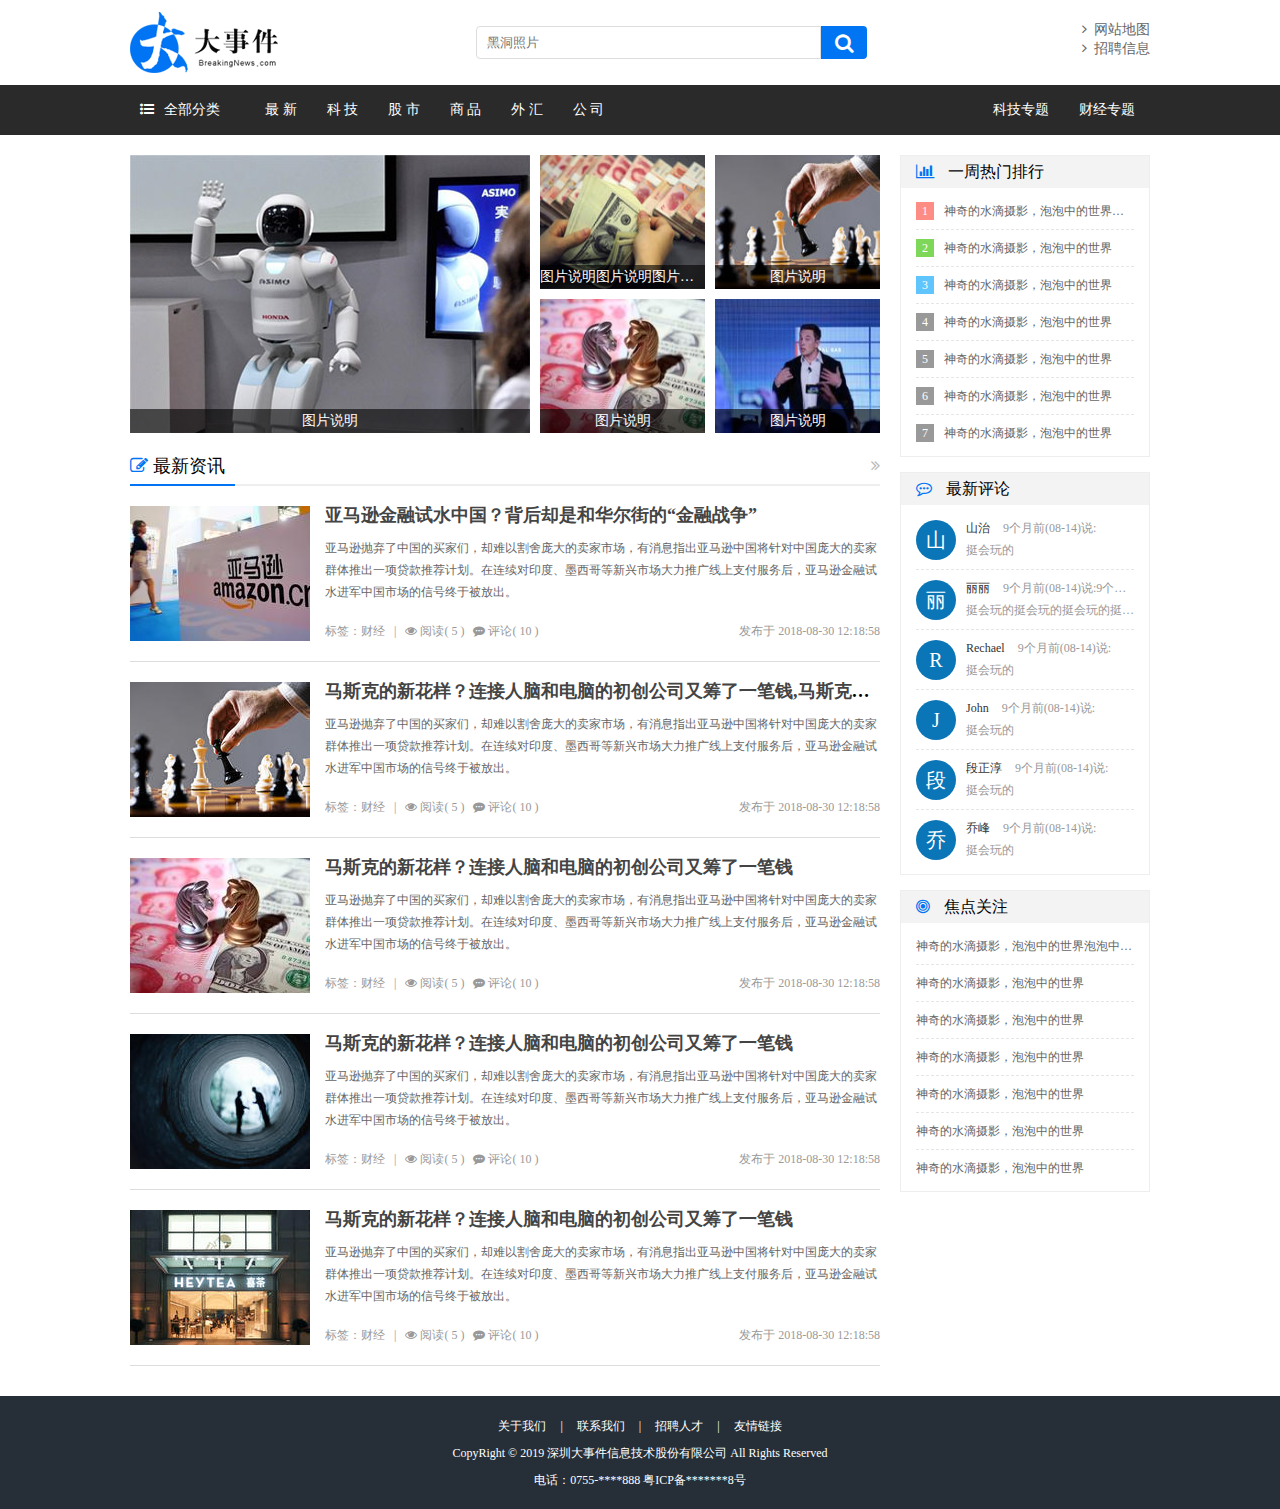
<file: BigNews/index.html>
<!DOCTYPE html>
<html lang="en">

<head>
    <meta charset="UTF-8">
    <meta name="viewport" content="width=device-width, initial-scale=1.0">
    <meta http-equiv="X-UA-Compatible" content="ie=edge">
    <title>大事件-首页</title>
    <link rel="stylesheet" href="css/reset.css">
    <link rel="stylesheet" href="css/font-awesome.min.css">
    <link rel="stylesheet" href="css/main.css">
</head>

<body>
    <div class="header">
        <a href="#" class="logo fl"><img src="images/logo.png" alt="logo"></a>
        <div class="search_form fl">
            <input type="text" class="search_txt" placeholder="黑洞照片">
            <button class="search_btn"><i class="fa fa-search"></i></button>
        </div>
        <div class="link_info fr">
            <a href="#"><i class="fa fa-angle-right"></i>&nbsp;&nbsp;网站地图</a><br>
            <a href="#"><i class="fa fa-angle-right"></i>&nbsp;&nbsp;招聘信息</a>
        </div>
    </div>

    <div class="menu_con">
        <div class="menu">
            <div class="menu_collapse fl">
                <a href="javascript:;" class="level_one"><i class="fa fa-list-ul"></i>全部分类</a>
                <ul class="level_two">
                    <li class="up"></li>
                    <li><a href="./list.html">最 新</a></li>
                    <li><a href="./list.html">科 技</a></li>
                    <li><a href="./list.html">股 市</a></li>
                    <li><a href="./list.html">商 品</a></li>
                    <li><a href="./list.html">外 汇</a></li>
                    <li><a href="./list.html">公 司</a></li>
                </ul>
            </div>
            <ul class="left_menu fl">
                <li><a href="#">最 新</a></li>
                <li><a href="#">科 技</a></li>
                <li><a href="#">股 市</a></li>
                <li><a href="#">商 品</a></li>
                <li><a href="#">外 汇</a></li>
                <li><a href="#">公 司</a></li>
            </ul>
            <ul class="right_menu fr">
                <li><a href="#">科技专题</a></li>
                <li><a href="#">财经专题</a></li>
            </ul>
        </div>
    </div>

    <div class="main_con clearfix">
        <div class="left_con">
            <ul class="focus_list">
                <li class="first">
                    <a href="#"><img src="images/pic01.jpg" alt=""></a>
                    <p>图片说明</p>
                </li>
                <li>
                    <a href="#"><img src="images/pic02.jpg" alt=""></a>
                    <p>图片说明图片说明图片说明图片说明图片说明图片说明图片说明图片说明图片说明</p>
                </li>
                <li>
                    <a href="#"><img src="images/pic03.jpg" alt=""></a>
                    <p>图片说明</p>
                </li>
                <li>
                    <a href="#"><img src="images/pic05.jpg" alt=""></a>
                    <p>图片说明</p>
                </li>
                <li>
                    <a href="#"><img src="images/pic06.jpg" alt=""></a>
                    <p>图片说明</p>
                </li>
            </ul>

            <div class="common_title">
                <h3><i class="fa fa-edit"></i> 最新资讯</h3>
                <a href="#" class="more"><i class="fa fa-angle-double-right"></i></a>
            </div>

            <div class="common_news">
                <div class="common_news_list">
                    <a href="#" class="list_pic"><img src="images/pic09.jpg" alt=""></a>
                    <h4><a href="#">亚马逊金融试水中国？背后却是和华尔街的“金融战争” </a></h4>
                    <p>亚马逊抛弃了中国的买家们，却难以割舍庞大的卖家市场，有消息指出亚马逊中国将针对中国庞大的卖家群体推出一项贷款推荐计划。在连续对印度、墨西哥等新兴市场大力推广线上支付服务后，亚马逊金融试水进军中国市场的信号终于被放出。
                    </p>
                    <div class="new_info">
                        <span>标签：财经&nbsp;&nbsp;&nbsp;|&nbsp;&nbsp;&nbsp;<i class="fa fa-eye"></i>&nbsp;阅读( 5
                            )&nbsp;&nbsp;&nbsp;<i class="fa fa-commenting"></i>&nbsp;评论( 10 )</span>
                        <b>发布于 2018-08-30 12:18:58</b>
                    </div>
                </div>

                <div class="common_news_list">
                    <a href="#" class="list_pic"><img src="images/pic03.jpg" alt=""></a>
                    <h4><a href="#">马斯克的新花样？连接人脑和电脑的初创公司又筹了一笔钱,马斯克的新花样？连接人脑和电脑的初创公司又筹了一笔钱</a></h4>
                    <p>亚马逊抛弃了中国的买家们，却难以割舍庞大的卖家市场，有消息指出亚马逊中国将针对中国庞大的卖家群体推出一项贷款推荐计划。在连续对印度、墨西哥等新兴市场大力推广线上支付服务后，亚马逊金融试水进军中国市场的信号终于被放出。
                    </p>
                    <div class="new_info">
                        <span>标签：财经&nbsp;&nbsp;&nbsp;|&nbsp;&nbsp;&nbsp;<i class="fa fa-eye"></i>&nbsp;阅读( 5
                            )&nbsp;&nbsp;&nbsp;<i class="fa fa-commenting"></i>&nbsp;评论( 10 )</span>
                        <b>发布于 2018-08-30 12:18:58</b>
                    </div>
                </div>

                <div class="common_news_list">
                    <a href="#" class="list_pic"><img src="images/pic05.jpg" alt=""></a>
                    <h4><a href="#">马斯克的新花样？连接人脑和电脑的初创公司又筹了一笔钱</a></h4>
                    <p>亚马逊抛弃了中国的买家们，却难以割舍庞大的卖家市场，有消息指出亚马逊中国将针对中国庞大的卖家群体推出一项贷款推荐计划。在连续对印度、墨西哥等新兴市场大力推广线上支付服务后，亚马逊金融试水进军中国市场的信号终于被放出。
                    </p>
                    <div class="new_info">
                        <span>标签：财经&nbsp;&nbsp;&nbsp;|&nbsp;&nbsp;&nbsp;<i class="fa fa-eye"></i>&nbsp;阅读( 5
                            )&nbsp;&nbsp;&nbsp;<i class="fa fa-commenting"></i>&nbsp;评论( 10 )</span>
                        <b>发布于 2018-08-30 12:18:58</b>
                    </div>
                </div>

                <div class="common_news_list">
                    <a href="#" class="list_pic"><img src="images/pic07.jpg" alt=""></a>
                    <h4><a href="#">马斯克的新花样？连接人脑和电脑的初创公司又筹了一笔钱</a></h4>
                    <p>亚马逊抛弃了中国的买家们，却难以割舍庞大的卖家市场，有消息指出亚马逊中国将针对中国庞大的卖家群体推出一项贷款推荐计划。在连续对印度、墨西哥等新兴市场大力推广线上支付服务后，亚马逊金融试水进军中国市场的信号终于被放出。
                    </p>
                    <div class="new_info">
                        <span>标签：财经&nbsp;&nbsp;&nbsp;|&nbsp;&nbsp;&nbsp;<i class="fa fa-eye"></i>&nbsp;阅读( 5
                            )&nbsp;&nbsp;&nbsp;<i class="fa fa-commenting"></i>&nbsp;评论( 10 )</span>
                        <b>发布于 2018-08-30 12:18:58</b>
                    </div>
                </div>

                <div class="common_news_list">
                    <a href="#" class="list_pic"><img src="images/pic10.jpg" alt=""></a>
                    <h4><a href="#">马斯克的新花样？连接人脑和电脑的初创公司又筹了一笔钱</a></h4>
                    <p>亚马逊抛弃了中国的买家们，却难以割舍庞大的卖家市场，有消息指出亚马逊中国将针对中国庞大的卖家群体推出一项贷款推荐计划。在连续对印度、墨西哥等新兴市场大力推广线上支付服务后，亚马逊金融试水进军中国市场的信号终于被放出。
                    </p>
                    <div class="new_info">
                        <span>标签：财经&nbsp;&nbsp;&nbsp;|&nbsp;&nbsp;&nbsp;<i class="fa fa-eye"></i>&nbsp;阅读( 5
                            )&nbsp;&nbsp;&nbsp;<i class="fa fa-commenting"></i>&nbsp;评论( 10 )</span>
                        <b>发布于 2018-08-30 12:18:58</b>
                    </div>
                </div>
            </div>

        </div>
        <div class="right_con">
            <div class="common_wrap">
                <h3><i class="fa fa-bar-chart"></i> 一周热门排行</h3>
                <ul class="content_list hotrank_list">
                    <li><span class="first">1</span><a href="#">神奇的水滴摄影，泡泡中的世界泡泡中的世界</a></li>
                    <li><span class="second">2</span><a href="#">神奇的水滴摄影，泡泡中的世界</a></li>
                    <li><span class="third">3</span><a href="#">神奇的水滴摄影，泡泡中的世界</a></li>
                    <li><span>4</span><a href="#">神奇的水滴摄影，泡泡中的世界</a></li>
                    <li><span>5</span><a href="#">神奇的水滴摄影，泡泡中的世界</a></li>
                    <li><span>6</span><a href="#">神奇的水滴摄影，泡泡中的世界</a></li>
                    <li><span>7</span><a href="#">神奇的水滴摄影，泡泡中的世界</a></li>
                </ul>
            </div>
            <div class="common_wrap">
                <h3><i class="fa fa-commenting-o"></i> 最新评论</h3>
                <ul class="content_list comment_list">
                    <li>
                        <span>山</span>
                        <b><em>山治</em> 9个月前(08-14)说:</b>
                        <strong>挺会玩的</strong>
                    </li>
                    <li>
                        <span>丽</span>
                        <b><em>丽丽</em> 9个月前(08-14)说:9个月前(08-14)说:9个月前(08-14)说:</b>
                        <strong>挺会玩的挺会玩的挺会玩的挺会玩的</strong>
                    </li>
                    <li>
                        <span>R</span>
                        <b><em>Rechael</em> 9个月前(08-14)说:</b>
                        <strong>挺会玩的</strong>
                    </li>
                    <li>
                        <span>J</span>
                        <b><em>John</em> 9个月前(08-14)说:</b>
                        <strong>挺会玩的</strong>
                    </li>
                    <li>
                        <span>段</span>
                        <b><em>段正淳</em> 9个月前(08-14)说:</b>
                        <strong>挺会玩的</strong>
                    </li>
                    <li>
                        <span>乔</span>
                        <b><em>乔峰</em> 9个月前(08-14)说:</b>
                        <strong>挺会玩的</strong>
                    </li>
                </ul>
            </div>
            <div class="common_wrap">
                <h3><i class="fa fa-bullseye"></i> 焦点关注</h3>
                <ul class="content_list guanzhu_list">
                    <li><a href="#">神奇的水滴摄影，泡泡中的世界泡泡中的世界</a></li>
                    <li><a href="#">神奇的水滴摄影，泡泡中的世界</a></li>
                    <li><a href="#">神奇的水滴摄影，泡泡中的世界</a></li>
                    <li><a href="#">神奇的水滴摄影，泡泡中的世界</a></li>
                    <li><a href="#">神奇的水滴摄影，泡泡中的世界</a></li>
                    <li><a href="#">神奇的水滴摄影，泡泡中的世界</a></li>
                    <li><a href="#">神奇的水滴摄影，泡泡中的世界</a></li>
                </ul>
            </div>
        </div>
    </div>

    <div class="footer clearfix">
        <div class="foot_link">
            <a href="#">关于我们</a>
            <span>|</span>
            <a href="#">联系我们</a>
            <span>|</span>
            <a href="#">招聘人才</a>
            <span>|</span>
            <a href="#">友情链接</a>
        </div>
        <p>CopyRight © 2019 深圳大事件信息技术股份有限公司 All Rights Reserved</p>
        <p>电话：0755-****888 粤ICP备*******8号</p>
    </div>

    <!-- 导入模板引擎js文件 -->
    <script src="./js/template-web.js"></script>
    <!-- 引入jq文件 -->
    <script src="./js/jquery-1.12.4.min.js"></script>
</body>

</html>
</file>
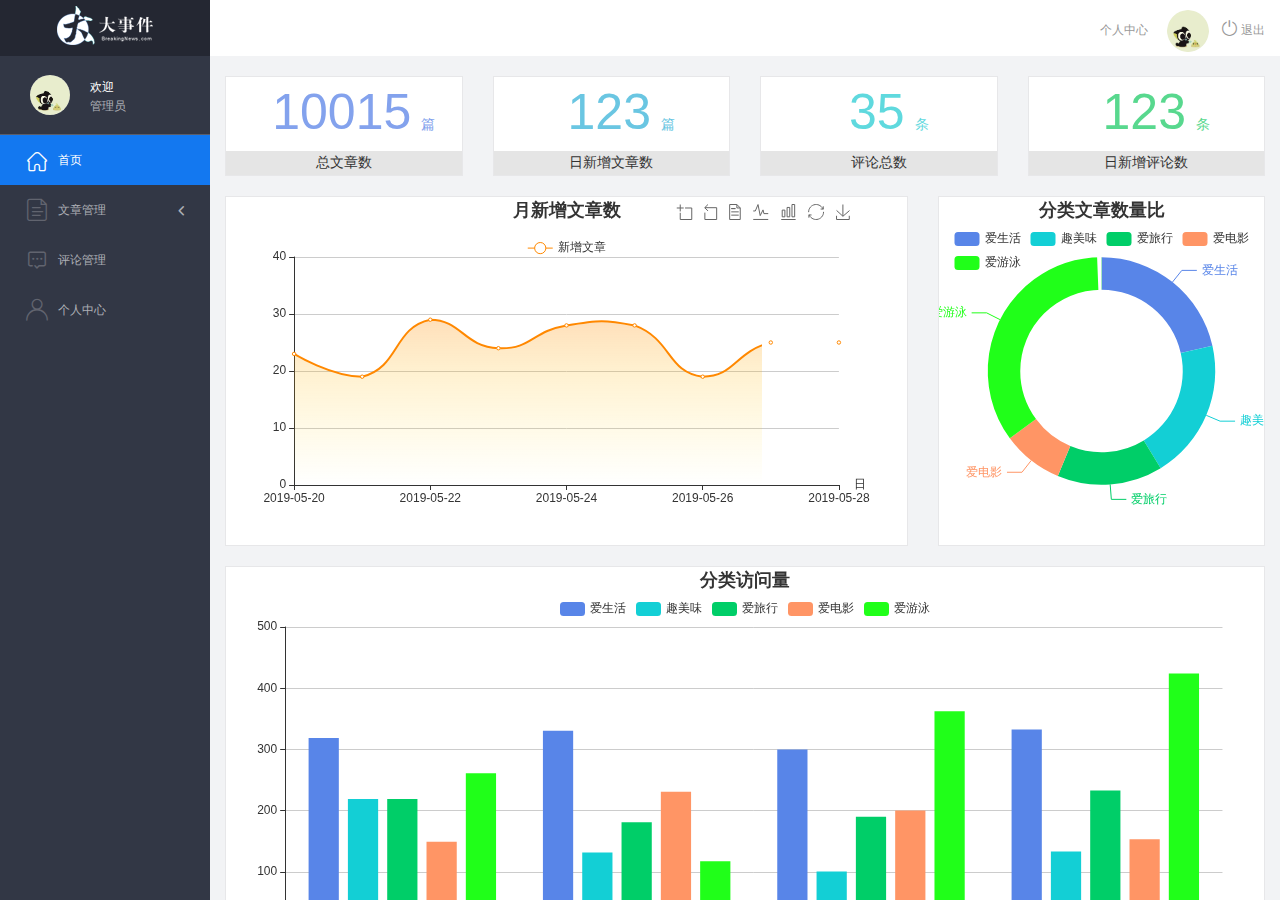
<file: BigNews/admin/index.html>
<!DOCTYPE html>
<html lang="en">

<head>
    <meta charset="UTF-8">
    <meta name="viewport" content="width=device-width, initial-scale=1.0">
    <meta http-equiv="X-UA-Compatible" content="ie=edge">
    <title>大事件-后台首页</title>
    <link rel="stylesheet" href="./libs/bootstrap/css/bootstrap.min.css">
    <link rel="stylesheet" href="css/reset.css">
    <link rel="stylesheet" href="css/iconfont.css">
    <link rel="stylesheet" href="css/main.css">
    <script src="./libs/jquery-1.12.4.min.js"></script>
    <!-- 导入bootstrapjs文件 -->
    <script src="./libs/bootstrap/js/bootstrap.min.js"></script>
    <!-- 引入路径文件 -->
    <script src="./js/http.js"></script>
    <!-- 引入index.js文件 -->
    <script src="./js/index.js"></script>
</head>

<body>
    <div class="sider">
        <a href="#" class="logo"><img src="images/logo02.png" alt="logo"></a>
        <div class="user_info">
            <img src="images/2.jpg" alt="person">
            <span>欢迎 <strong></strong></span>
            <b>管理员</b>
        </div>
        <!-- 左侧导航栏 -->
        <div class="menu">
            <div class="level01 active"><a href="main_count.html" target="main_frame"><i
                        class="iconfont icon-yidiandiantubiao04"></i><span>首页</span></a></div>
            <div class="level01"><a href="#"><i class="iconfont icon-icon-article"></i><span>文章管理</span><b
                        class="iconfont icon-arrowdownl"></b></a></div>
            <ul class="level02">
                <li><a href="article_list.html" target="main_frame"><i
                            class="iconfont icon-previewright"></i><span>文章列表</span></a></li>
                <li><a href="article_release.html" target="main_frame"><i
                            class="iconfont icon-previewright"></i><span>发表文章</span></a></li>
                <li><a href="article_category.html" target="main_frame"><i
                            class="iconfont icon-previewright"></i><span>文章类别管理</span></a>
                </li>
            </ul>

            <div class="level01"><a href="comment_list.html" target="main_frame"><i
                        class="iconfont icon-comment"></i><span>评论管理</span></a></div>
            <div class="level01" id="user"><a href="user.html" target="main_frame"><i
                        class="iconfont icon-user"></i><span>个人中心</span></a></div>
        </div>
        <!-- 顶部栏 -->
        <div class="header_bar">
            <div class="user_center_link">
                <!-- 点击行内式点击事件 -->
                <a href="./user.html" onclick="$('#user').trigger('click')" target="main_frame" >个人中心</a>
                <img src="images/2.jpg" alt="person">
                <a href="javascript:void(0)" class="logout"><i class="iconfont icon-tuichu"></i> 退出</a>
            </div>
        </div>
        <!-- 右侧主体内容 -->
        <div class="main" id="main_body">
            <!-- 右侧添加iframe,默认src指向另一个首页main_count.html,这里是图表页面-->
            <iframe name="main_frame" src="main_count.html" frameborder="0" width="100%" height="100%"></iframe>
        </div>
    </div>


</body>

</html>
</file>
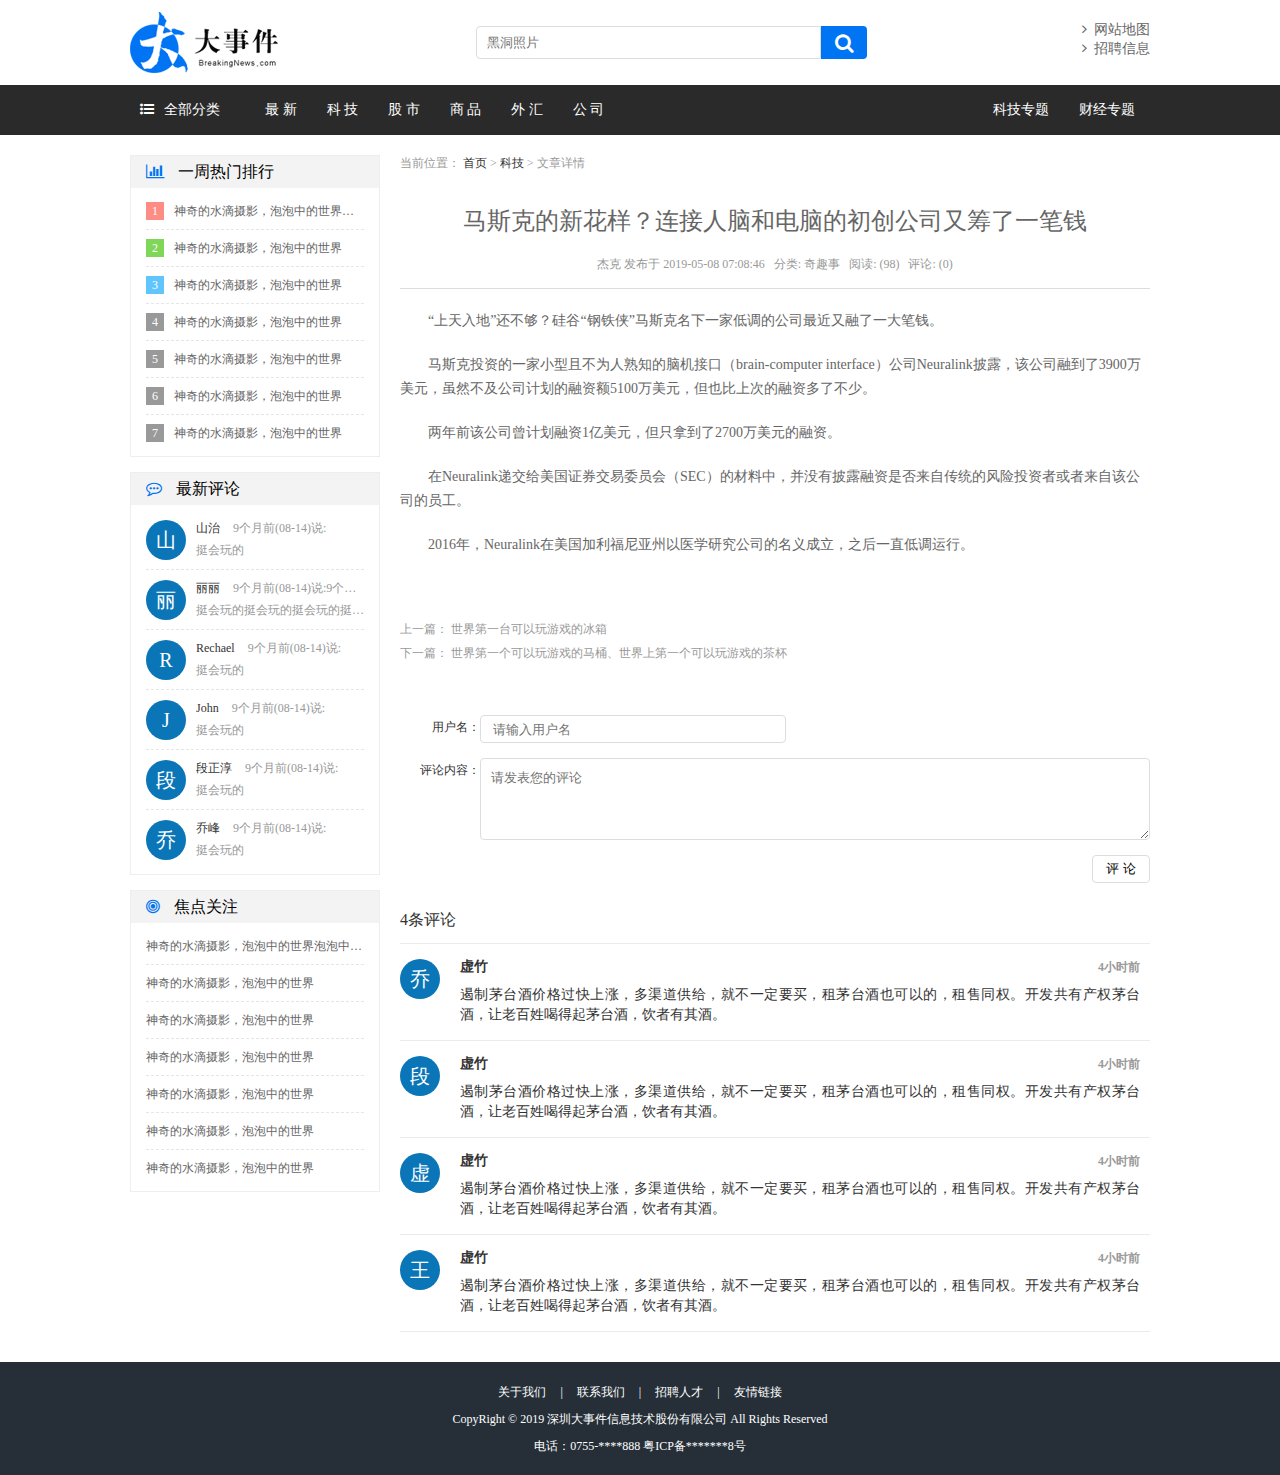
<file: BigNews/article.html>
<!DOCTYPE html>
<html lang="en">

<head>
    <meta charset="UTF-8">
    <meta name="viewport" content="width=device-width, initial-scale=1.0">
    <meta http-equiv="X-UA-Compatible" content="ie=edge">
    <title>大事件-文章</title>
    <link rel="stylesheet" type="text/css" href="css/reset.css">
    <link rel="stylesheet" href="css/font-awesome.min.css">
    <link rel="stylesheet" type="text/css" href="css/main.css">
</head>

<body>
    <div class="header">
        <a href="#" class="logo fl"><img src="images/logo.png" alt="logo"></a>
        <div class="search_form fl">
            <input type="text" class="search_txt" placeholder="黑洞照片">
            <button class="search_btn"><i class="fa fa-search"></i></button>
        </div>
        <div class="link_info fr">
            <a href="#"><i class="fa fa-angle-right"></i>&nbsp;&nbsp;网站地图</a><br>
            <a href="#"><i class="fa fa-angle-right"></i>&nbsp;&nbsp;招聘信息</a>
        </div>
    </div>

    <div class="menu_con">
        <div class="menu">
            <div class="menu_collapse fl">
                <a href="javascript:;" class="level_one"><i class="fa fa-list-ul"></i>全部分类</a>
                <ul class="level_two">
                    <li class="up"></li>
                    <li><a href="#">最 新</a></li>
                    <li><a href="#">科 技</a></li>
                    <li><a href="#">股 市</a></li>
                    <li><a href="#">商 品</a></li>
                    <li><a href="#">外 汇</a></li>
                    <li><a href="#">公 司</a></li>
                </ul>
            </div>
            <ul class="left_menu fl">
                <li><a href="#">最 新</a></li>
                <li><a href="#">科 技</a></li>
                <li><a href="#">股 市</a></li>
                <li><a href="#">商 品</a></li>
                <li><a href="#">外 汇</a></li>
                <li><a href="#">公 司</a></li>
            </ul>
            <ul class="right_menu fr">
                <li><a href="#">科技专题</a></li>
                <li><a href="#">财经专题</a></li>
            </ul>
        </div>
    </div>

    <div class="main_con clearfix">
        <div class="left_con setfr">
            <div class="breadcrumb">
                当前位置： <a href="#">首页</a> &gt; <a href="#">科技</a> &gt; 文章详情
            </div>
            <h3 class="article_title">马斯克的新花样？连接人脑和电脑的初创公司又筹了一笔钱</h3>
            <div class="article_info">杰克 发布于 2019-05-08 07:08:46&nbsp;&nbsp;&nbsp;分类: 奇趣事&nbsp;&nbsp;&nbsp;阅读:
                (98)&nbsp;&nbsp;&nbsp;评论: (0)</div>
            <div class="article_con">

                <p>“上天入地”还不够？硅谷“钢铁侠”马斯克名下一家低调的公司最近又融了一大笔钱。</p>

                <p>马斯克投资的一家小型且不为人熟知的脑机接口（brain-computer
                    interface）公司Neuralink披露，该公司融到了3900万美元，虽然不及公司计划的融资额5100万美元，但也比上次的融资多了不少。</p>

                <p>两年前该公司曾计划融资1亿美元，但只拿到了2700万美元的融资。</p>

                <p>在Neuralink递交给美国证券交易委员会（SEC）的材料中，并没有披露融资是否来自传统的风险投资者或者来自该公司的员工。</p>

                <p>2016年，Neuralink在美国加利福尼亚州以医学研究公司的名义成立，之后一直低调运行。</p>

            </div>
            <div class="article_links">
                上一篇： <a href="#">世界第一台可以玩游戏的冰箱</a><br>
                下一篇： <a href="#">世界第一个可以玩游戏的马桶、世界上第一个可以玩游戏的茶杯</a>
            </div>

            <form action="" class="comment_form">
                <div class="form_group">
                    <label>用户名：</label>
                    <input type="text" placeholder="请输入用户名" class="comment_name">
                </div>
                <div class="form_group">
                    <label>评论内容：</label>
                    <textarea placeholder="请发表您的评论" class="comment_input"></textarea>
                </div>
                <div class="form_group">
                    <input type="submit" name="" value="评 论" class="comment_sub"></div>
            </form>

            <div class="comment_count">
                4条评论
            </div>

            <div class="comment_list_con">
                <div class="comment_detail_list">
                    <div class="person_pic fl">乔</div>
                    <div class="name_time fl"><b>虚竹</b><span>4小时前</span></div>
                    <div class="comment_text fl">
                        遏制茅台酒价格过快上涨，多渠道供给，就不一定要买，租茅台酒也可以的，租售同权。开发共有产权茅台酒，让老百姓喝得起茅台酒，饮者有其酒。
                    </div>
                </div>
                <div class="comment_detail_list">
                    <div class="person_pic fl">段</div>
                    <div class="name_time fl"><b>虚竹</b><span>4小时前</span></div>
                    <div class="comment_text fl">
                        遏制茅台酒价格过快上涨，多渠道供给，就不一定要买，租茅台酒也可以的，租售同权。开发共有产权茅台酒，让老百姓喝得起茅台酒，饮者有其酒。
                    </div>
                </div>
                <div class="comment_detail_list">
                    <div class="person_pic fl">虚</div>
                    <div class="name_time fl"><b>虚竹</b><span>4小时前</span></div>
                    <div class="comment_text fl">
                        遏制茅台酒价格过快上涨，多渠道供给，就不一定要买，租茅台酒也可以的，租售同权。开发共有产权茅台酒，让老百姓喝得起茅台酒，饮者有其酒。
                    </div>
                </div>
                <div class="comment_detail_list">
                    <div class="person_pic fl">王</div>
                    <div class="name_time fl"><b>虚竹</b><span>4小时前</span></div>
                    <div class="comment_text fl">
                        遏制茅台酒价格过快上涨，多渠道供给，就不一定要买，租茅台酒也可以的，租售同权。开发共有产权茅台酒，让老百姓喝得起茅台酒，饮者有其酒。
                    </div>
                </div>
            </div>
        </div>
        <div class="right_con setfl">
            <div class="common_wrap">
                <h3><i class="fa fa-bar-chart"></i> 一周热门排行</h3>
                <ul class="content_list">
                    <li><span class="first">1</span><a href="#">神奇的水滴摄影，泡泡中的世界泡泡中的世界</a></li>
                    <li><span class="second">2</span><a href="#">神奇的水滴摄影，泡泡中的世界</a></li>
                    <li><span class="third">3</span><a href="#">神奇的水滴摄影，泡泡中的世界</a></li>
                    <li><span>4</span><a href="#">神奇的水滴摄影，泡泡中的世界</a></li>
                    <li><span>5</span><a href="#">神奇的水滴摄影，泡泡中的世界</a></li>
                    <li><span>6</span><a href="#">神奇的水滴摄影，泡泡中的世界</a></li>
                    <li><span>7</span><a href="#">神奇的水滴摄影，泡泡中的世界</a></li>
                </ul>
            </div>
            <div class="common_wrap">
                <h3><i class="fa fa-commenting-o"></i> 最新评论</h3>
                <ul class="content_list comment_list">
                    <li>
                        <span>山</span>
                        <b><em>山治</em> 9个月前(08-14)说:</b>
                        <strong>挺会玩的</strong>
                    </li>
                    <li>
                        <span>丽</span>
                        <b><em>丽丽</em> 9个月前(08-14)说:9个月前(08-14)说:9个月前(08-14)说:</b>
                        <strong>挺会玩的挺会玩的挺会玩的挺会玩的</strong>
                    </li>
                    <li>
                        <span>R</span>
                        <b><em>Rechael</em> 9个月前(08-14)说:</b>
                        <strong>挺会玩的</strong>
                    </li>
                    <li>
                        <span>J</span>
                        <b><em>John</em> 9个月前(08-14)说:</b>
                        <strong>挺会玩的</strong>
                    </li>
                    <li>
                        <span>段</span>
                        <b><em>段正淳</em> 9个月前(08-14)说:</b>
                        <strong>挺会玩的</strong>
                    </li>
                    <li>
                        <span>乔</span>
                        <b><em>乔峰</em> 9个月前(08-14)说:</b>
                        <strong>挺会玩的</strong>
                    </li>
                </ul>
            </div>
            <div class="common_wrap">
                <h3><i class="fa fa-bullseye"></i> 焦点关注</h3>
                <ul class="content_list guanzhu_list">
                    <li><a href="#">神奇的水滴摄影，泡泡中的世界泡泡中的世界</a></li>
                    <li><a href="#">神奇的水滴摄影，泡泡中的世界</a></li>
                    <li><a href="#">神奇的水滴摄影，泡泡中的世界</a></li>
                    <li><a href="#">神奇的水滴摄影，泡泡中的世界</a></li>
                    <li><a href="#">神奇的水滴摄影，泡泡中的世界</a></li>
                    <li><a href="#">神奇的水滴摄影，泡泡中的世界</a></li>
                    <li><a href="#">神奇的水滴摄影，泡泡中的世界</a></li>
                </ul>
            </div>
        </div>
    </div>

    <div class="footer clearfix">
        <div class="foot_link">
            <a href="#">关于我们</a>
            <span>|</span>
            <a href="#">联系我们</a>
            <span>|</span>
            <a href="#">招聘人才</a>
            <span>|</span>
            <a href="#">友情链接</a>
        </div>
        <p>CopyRight © 2019 深圳大事件信息技术股份有限公司 All Rights Reserved</p>
        <p>电话：0755-****888 粤ICP备*******8号</p>
    </div>

    <!-- 引入模板引擎js文件 -->
    <script src="./js/template-web.js"></script>
    <script src="./js/jquery-1.12.4.min.js"></script>

</body>

</html>
</file>
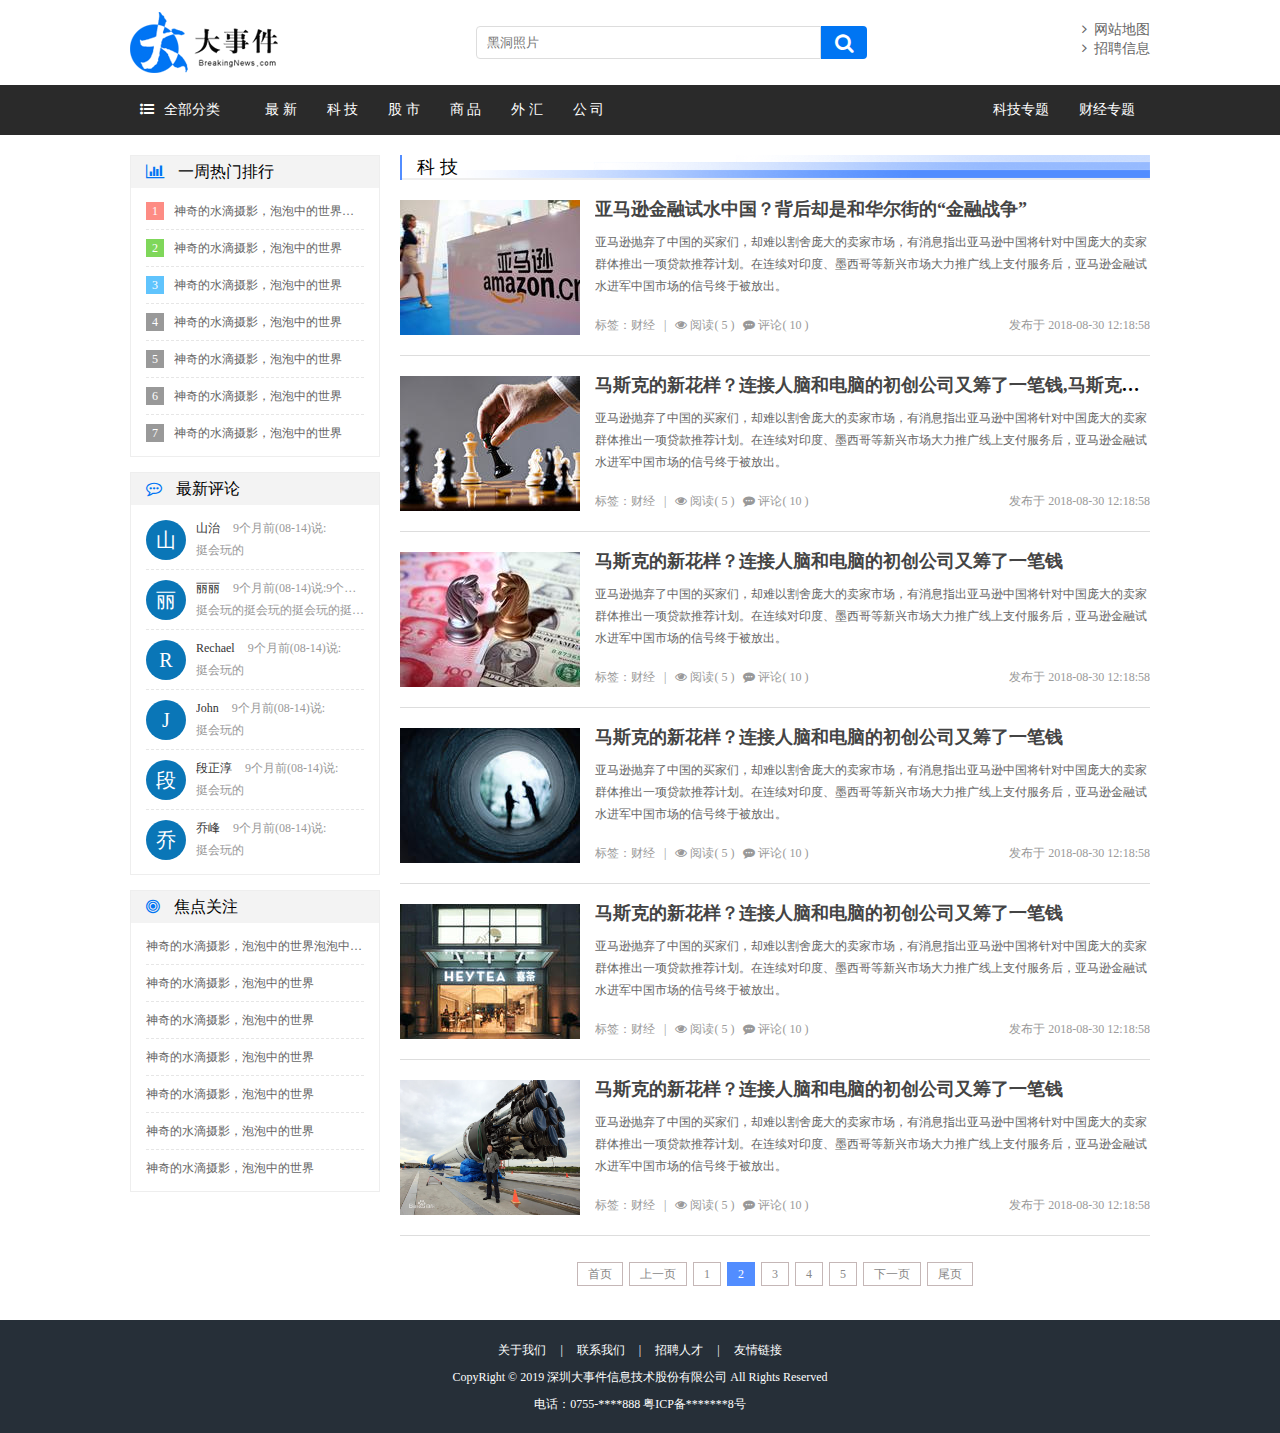
<file: BigNews/list.html>
<!DOCTYPE html>
<html lang="en">

<head>
    <meta charset="UTF-8">
    <meta name="viewport" content="width=device-width, initial-scale=1.0">
    <meta http-equiv="X-UA-Compatible" content="ie=edge">
    <title>大事件-列表页</title>
    <link rel="stylesheet" type="text/css" href="css/reset.css">
    <link rel="stylesheet" href="css/font-awesome.min.css">
    <link rel="stylesheet" type="text/css" href="css/jquery.pagination.css">
    <link rel="stylesheet" type="text/css" href="css/main.css">
    <script type="text/javascript" src="js/jquery-1.12.4.min.js"></script>
    <script type="text/javascript" src="js/jquery.pagination.min.js"></script>
</head>

<body>
    <div class="header">
        <a href="#" class="logo fl"><img src="images/logo.png" alt="logo"></a>
        <div class="search_form fl">
            <input type="text" class="search_txt" placeholder="黑洞照片">
            <button class="search_btn"><i class="fa fa-search"></i></button>
        </div>
        <div class="link_info fr">
            <a href="#"><i class="fa fa-angle-right"></i>&nbsp;&nbsp;网站地图</a><br>
            <a href="#"><i class="fa fa-angle-right"></i>&nbsp;&nbsp;招聘信息</a>
        </div>
    </div>

    <div class="menu_con">
        <div class="menu">
            <div class="menu_collapse fl">
                <a href="javascript:;" class="level_one"><i class="fa fa-list-ul"></i>全部分类</a>
                <ul class="level_two">
                    <li class="up"></li>
                    <li><a href="#">最 新</a></li>
                    <li><a href="#">科 技</a></li>
                    <li><a href="#">股 市</a></li>
                    <li><a href="#">商 品</a></li>
                    <li><a href="#">外 汇</a></li>
                    <li><a href="#">公 司</a></li>
                </ul>
            </div>
            <ul class="left_menu fl">
                <li><a href="#">最 新</a></li>
                <li><a href="#">科 技</a></li>
                <li><a href="#">股 市</a></li>
                <li><a href="#">商 品</a></li>
                <li><a href="#">外 汇</a></li>
                <li><a href="#">公 司</a></li>
            </ul>
            <ul class="right_menu fr">
                <li><a href="#">科技专题</a></li>
                <li><a href="#">财经专题</a></li>
            </ul>
        </div>
    </div>

    <div class="main_con clearfix">
        <div class="left_con setfr">

            <div class="list_title">
                <h3>科 技</h3>
            </div>

            <div class="common_news_list">
                <a href="#" class="list_pic"><img src="images/pic09.jpg" alt=""></a>
                <h4><a href="#">亚马逊金融试水中国？背后却是和华尔街的“金融战争” </a></h4>
                <p>亚马逊抛弃了中国的买家们，却难以割舍庞大的卖家市场，有消息指出亚马逊中国将针对中国庞大的卖家群体推出一项贷款推荐计划。在连续对印度、墨西哥等新兴市场大力推广线上支付服务后，亚马逊金融试水进军中国市场的信号终于被放出。
                </p>
                <div class="new_info">
                    <span>标签：财经&nbsp;&nbsp;&nbsp;|&nbsp;&nbsp;&nbsp;<i class="fa fa-eye"></i>&nbsp;阅读( 5
                        )&nbsp;&nbsp;&nbsp;<i class="fa fa-commenting"></i>&nbsp;评论( 10 )</span>
                    <b>发布于 2018-08-30 12:18:58</b>
                </div>
            </div>

            <div class="common_news_list">
                <a href="#" class="list_pic"><img src="images/pic03.jpg" alt=""></a>
                <h4><a href="#">马斯克的新花样？连接人脑和电脑的初创公司又筹了一笔钱,马斯克的新花样？连接人脑和电脑的初创公司又筹了一笔钱</a></h4>
                <p>亚马逊抛弃了中国的买家们，却难以割舍庞大的卖家市场，有消息指出亚马逊中国将针对中国庞大的卖家群体推出一项贷款推荐计划。在连续对印度、墨西哥等新兴市场大力推广线上支付服务后，亚马逊金融试水进军中国市场的信号终于被放出。
                </p>
                <div class="new_info">
                    <span>标签：财经&nbsp;&nbsp;&nbsp;|&nbsp;&nbsp;&nbsp;<i class="fa fa-eye"></i>&nbsp;阅读( 5
                        )&nbsp;&nbsp;&nbsp;<i class="fa fa-commenting"></i>&nbsp;评论( 10 )</span>
                    <b>发布于 2018-08-30 12:18:58</b>
                </div>
            </div>

            <div class="common_news_list">
                <a href="#" class="list_pic"><img src="images/pic05.jpg" alt=""></a>
                <h4><a href="#">马斯克的新花样？连接人脑和电脑的初创公司又筹了一笔钱</a></h4>
                <p>亚马逊抛弃了中国的买家们，却难以割舍庞大的卖家市场，有消息指出亚马逊中国将针对中国庞大的卖家群体推出一项贷款推荐计划。在连续对印度、墨西哥等新兴市场大力推广线上支付服务后，亚马逊金融试水进军中国市场的信号终于被放出。
                </p>
                <div class="new_info">
                    <span>标签：财经&nbsp;&nbsp;&nbsp;|&nbsp;&nbsp;&nbsp;<i class="fa fa-eye"></i>&nbsp;阅读( 5
                        )&nbsp;&nbsp;&nbsp;<i class="fa fa-commenting"></i>&nbsp;评论( 10 )</span>
                    <b>发布于 2018-08-30 12:18:58</b>
                </div>
            </div>

            <div class="common_news_list">
                <a href="#" class="list_pic"><img src="images/pic07.jpg" alt=""></a>
                <h4><a href="#">马斯克的新花样？连接人脑和电脑的初创公司又筹了一笔钱</a></h4>
                <p>亚马逊抛弃了中国的买家们，却难以割舍庞大的卖家市场，有消息指出亚马逊中国将针对中国庞大的卖家群体推出一项贷款推荐计划。在连续对印度、墨西哥等新兴市场大力推广线上支付服务后，亚马逊金融试水进军中国市场的信号终于被放出。
                </p>
                <div class="new_info">
                    <span>标签：财经&nbsp;&nbsp;&nbsp;|&nbsp;&nbsp;&nbsp;<i class="fa fa-eye"></i>&nbsp;阅读( 5
                        )&nbsp;&nbsp;&nbsp;<i class="fa fa-commenting"></i>&nbsp;评论( 10 )</span>
                    <b>发布于 2018-08-30 12:18:58</b>
                </div>
            </div>

            <div class="common_news_list">
                <a href="#" class="list_pic"><img src="images/pic10.jpg" alt=""></a>
                <h4><a href="#">马斯克的新花样？连接人脑和电脑的初创公司又筹了一笔钱</a></h4>
                <p>亚马逊抛弃了中国的买家们，却难以割舍庞大的卖家市场，有消息指出亚马逊中国将针对中国庞大的卖家群体推出一项贷款推荐计划。在连续对印度、墨西哥等新兴市场大力推广线上支付服务后，亚马逊金融试水进军中国市场的信号终于被放出。
                </p>
                <div class="new_info">
                    <span>标签：财经&nbsp;&nbsp;&nbsp;|&nbsp;&nbsp;&nbsp;<i class="fa fa-eye"></i>&nbsp;阅读( 5
                        )&nbsp;&nbsp;&nbsp;<i class="fa fa-commenting"></i>&nbsp;评论( 10 )</span>
                    <b>发布于 2018-08-30 12:18:58</b>
                </div>
            </div>

            <div class="common_news_list">
                <a href="#" class="list_pic"><img src="images/pic04.jpg" alt=""></a>
                <h4><a href="#">马斯克的新花样？连接人脑和电脑的初创公司又筹了一笔钱</a></h4>
                <p>亚马逊抛弃了中国的买家们，却难以割舍庞大的卖家市场，有消息指出亚马逊中国将针对中国庞大的卖家群体推出一项贷款推荐计划。在连续对印度、墨西哥等新兴市场大力推广线上支付服务后，亚马逊金融试水进军中国市场的信号终于被放出。
                </p>
                <div class="new_info">
                    <span>标签：财经&nbsp;&nbsp;&nbsp;|&nbsp;&nbsp;&nbsp;<i class="fa fa-eye"></i>&nbsp;阅读( 5
                        )&nbsp;&nbsp;&nbsp;<i class="fa fa-commenting"></i>&nbsp;评论( 10 )</span>
                    <b>发布于 2018-08-30 12:18:58</b>
                </div>
            </div>

            <div id="pagination" class="page"></div>
            <script>
                $(function () {
                    $("#pagination").pagination({
                        currentPage: 2,
                        totalPage: 8,
                        callback: function (current) {
                            alert('ok!');
                        }
                    });
                });
            </script>

        </div>
        <div class="right_con setfl">
            <div class="common_wrap">
                <h3><i class="fa fa-bar-chart"></i> 一周热门排行</h3>
                <ul class="content_list">
                    <li><span class="first">1</span><a href="#">神奇的水滴摄影，泡泡中的世界泡泡中的世界</a></li>
                    <li><span class="second">2</span><a href="#">神奇的水滴摄影，泡泡中的世界</a></li>
                    <li><span class="third">3</span><a href="#">神奇的水滴摄影，泡泡中的世界</a></li>
                    <li><span>4</span><a href="#">神奇的水滴摄影，泡泡中的世界</a></li>
                    <li><span>5</span><a href="#">神奇的水滴摄影，泡泡中的世界</a></li>
                    <li><span>6</span><a href="#">神奇的水滴摄影，泡泡中的世界</a></li>
                    <li><span>7</span><a href="#">神奇的水滴摄影，泡泡中的世界</a></li>
                </ul>
            </div>
            <div class="common_wrap">
                <h3><i class="fa fa-commenting-o"></i> 最新评论</h3>
                <ul class="content_list comment_list">
                    <li>
                        <span>山</span>
                        <b><em>山治</em> 9个月前(08-14)说:</b>
                        <strong>挺会玩的</strong>
                    </li>
                    <li>
                        <span>丽</span>
                        <b><em>丽丽</em> 9个月前(08-14)说:9个月前(08-14)说:9个月前(08-14)说:</b>
                        <strong>挺会玩的挺会玩的挺会玩的挺会玩的</strong>
                    </li>
                    <li>
                        <span>R</span>
                        <b><em>Rechael</em> 9个月前(08-14)说:</b>
                        <strong>挺会玩的</strong>
                    </li>
                    <li>
                        <span>J</span>
                        <b><em>John</em> 9个月前(08-14)说:</b>
                        <strong>挺会玩的</strong>
                    </li>
                    <li>
                        <span>段</span>
                        <b><em>段正淳</em> 9个月前(08-14)说:</b>
                        <strong>挺会玩的</strong>
                    </li>
                    <li>
                        <span>乔</span>
                        <b><em>乔峰</em> 9个月前(08-14)说:</b>
                        <strong>挺会玩的</strong>
                    </li>
                </ul>
            </div>
            <div class="common_wrap">
                <h3><i class="fa fa-bullseye"></i> 焦点关注</h3>
                <ul class="content_list guanzhu_list">
                    <li><a href="#">神奇的水滴摄影，泡泡中的世界泡泡中的世界</a></li>
                    <li><a href="#">神奇的水滴摄影，泡泡中的世界</a></li>
                    <li><a href="#">神奇的水滴摄影，泡泡中的世界</a></li>
                    <li><a href="#">神奇的水滴摄影，泡泡中的世界</a></li>
                    <li><a href="#">神奇的水滴摄影，泡泡中的世界</a></li>
                    <li><a href="#">神奇的水滴摄影，泡泡中的世界</a></li>
                    <li><a href="#">神奇的水滴摄影，泡泡中的世界</a></li>
                </ul>
            </div>
        </div>
    </div>

    <div class="footer clearfix">
        <div class="foot_link">
            <a href="#">关于我们</a>
            <span>|</span>
            <a href="#">联系我们</a>
            <span>|</span>
            <a href="#">招聘人才</a>
            <span>|</span>
            <a href="#">友情链接</a>
        </div>
        <p>CopyRight © 2019 深圳大事件信息技术股份有限公司 All Rights Reserved</p>
        <p>电话：0755-****888 粤ICP备*******8号</p>
    </div>
    <!-- 导包template -->
    <script src="./js/template-web.js"></script>
</body>

</html>
</file>
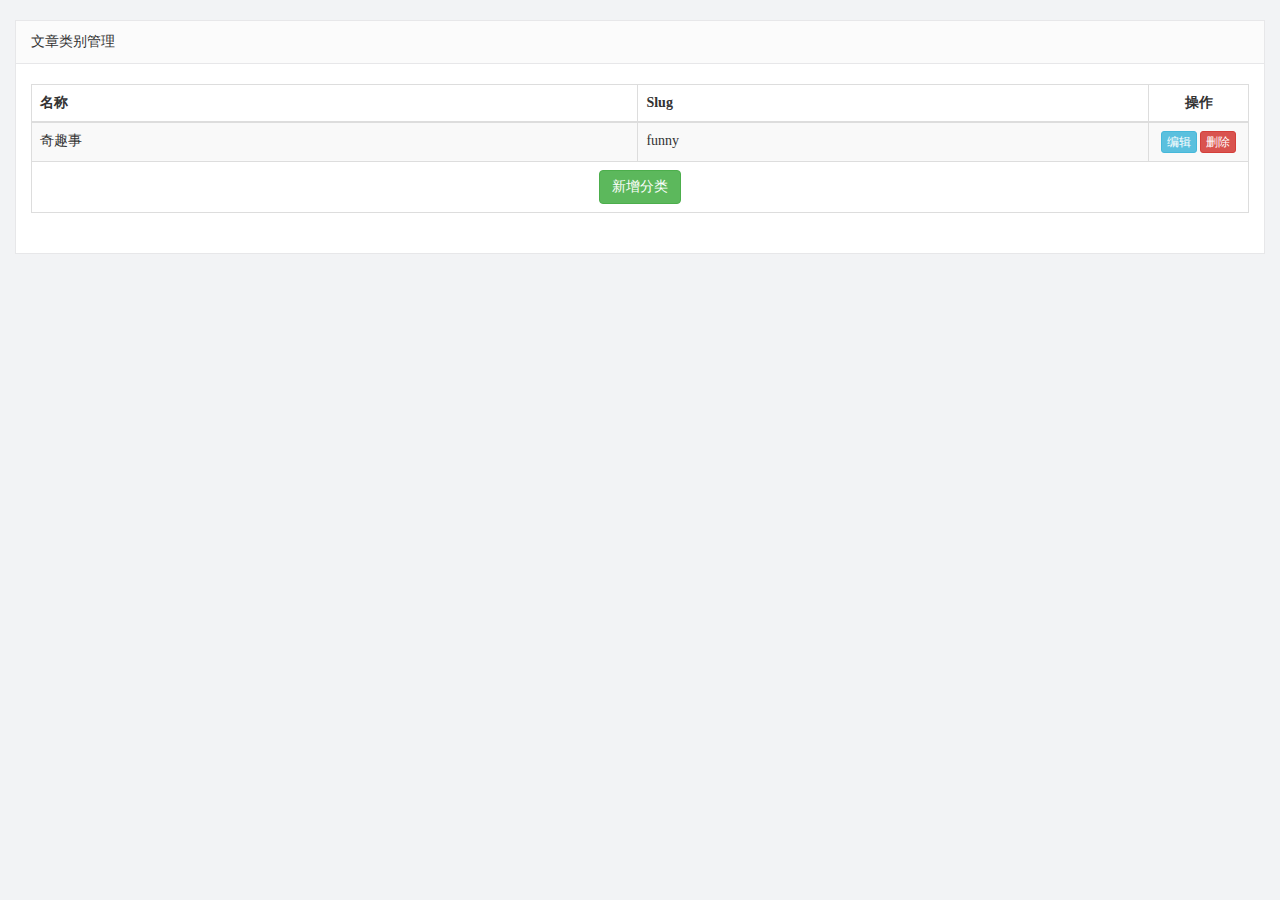
<file: BigNews/admin/article_category.html>
<!DOCTYPE html>
<html lang="en">

<head>
    <meta charset="UTF-8">
    <meta name="viewport" content="width=device-width, initial-scale=1.0">
    <meta http-equiv="X-UA-Compatible" content="ie=edge">
    <title>文章列表</title>
    <link rel="stylesheet" href="./libs/bootstrap/css/bootstrap.min.css">
    <link rel="stylesheet" href="css/reset.css">
    <link rel="stylesheet" href="css/iconfont.css">
    <link rel="stylesheet" href="css/main.css">
    <script src="./libs/jquery-1.12.4.min.js"></script>
    <script src="./libs/bootstrap/js/bootstrap.min.js"></script>
    <!-- 引入模板引擎js文件 -->
    <script src="./libs/template-web.js"></script>
</head>

<body>
    <div class="container-fluid">
        <div class="common_title">
            文章类别管理
        </div>
        <div class="container-fluid common_con">
            <table class="table table-striped table-bordered table-hover mp20 category_table">
                <thead>
                    <tr>
                        <th>名称</th>
                        <th>Slug</th>
                        <th class="text-center" width="100">操作</th>
                    </tr>
                </thead>
                <tbody>
                    <tr>
                        <td>奇趣事</td>
                        <td>funny</td>
                        <td class="text-center">
                            <a href="javascript:void(0)" data-toggle="modal" class=" btn btn-info btn-xs">编辑</a>
                            <a href="javascript:void(0)" class="btn btn-danger btn-xs">删除</a>
                        </td>
                    </tr>
                </tbody>
                <tfoot>
                    <tr>
                        <td colspan="3" class="text-center">
                            <a href="javascript:void(0)" class="btn btn-success" id="xinzengfenlei" data-toggle="modal"
                                data-target="#myModal">新增分类</a>
                        </td>
                    </tr>
                </tfoot>
            </table>
        </div>
    </div>

</html>
</file>
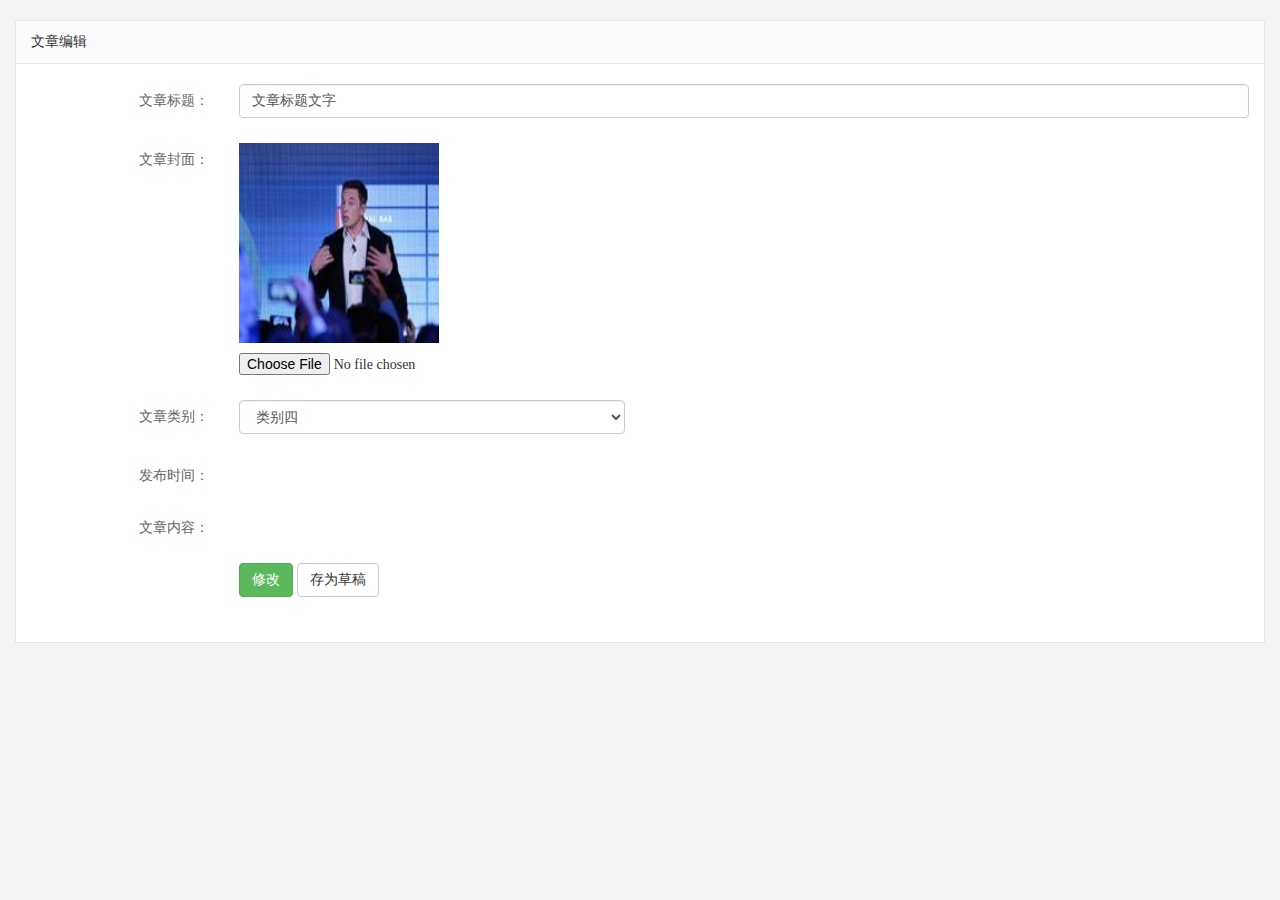
<file: BigNews/admin/article_edit.html>
<!DOCTYPE html>
<html lang="en">

<head>
    <meta charset="UTF-8">
    <meta name="viewport" content="width=device-width, initial-scale=1.0">
    <meta http-equiv="X-UA-Compatible" content="ie=edge">
    <title>文章列表</title>
    <link rel="stylesheet" href="./libs/bootstrap/css/bootstrap.min.css">
    <link rel="stylesheet" href="css/reset.css">
    <link rel="stylesheet" href="css/iconfont.css">
    <link rel="stylesheet" href="css/main.css">
    <!-- jq -->
    <script src="./libs/jquery-1.12.4.min.js"></script>
    <!-- 模板引擎 -->
    <script src="./libs/template-web.js"></script>
</head>

<body>
    <div class="container-fluid">
        <div class="common_title">
            文章编辑
        </div>
        <div class="container-fluid common_con">
            <form class="form-horizontal article_form" id="form">
                <div class="form-group">
                    <label for="inputTitle" class="col-sm-2 control-label">文章标题：</label>
                    <div class="col-sm-10">
                        <input type="text" name="title" class="form-control title" id="inputTitle" value="文章标题文字">
                    </div>
                </div>
                <div class="form-group">
                    <label for="inputCover" class="col-sm-2 control-label">文章封面：</label>
                    <div class="col-sm-10">
                        <img src="images/pic06.jpg" class="article_cover">
                        <input name="cover" type="file" id="inputCover">
                    </div>
                </div>
                <div class="form-group">
                    <label for="inputCategory" class="col-sm-2 control-label">文章类别：</label>
                    <div class="col-sm-4">
                        <select class="form-control category" name="categoryId">
                            <option>类别一</option>
                            <option>类别二</option>
                            <option>类别三</option>
                            <option selected>类别四</option>
                            <option>类别五</option>
                        </select>
                    </div>
                </div>
                <div class="form-group">
                    <label class="col-sm-2 control-label">发布时间：</label>
                    <div class="col-sm-4">
                    </div>
                </div>
                <div class="form-group">
                    <label for="inputEmail3" class="col-sm-2 control-label">文章内容：</label>
                    <div class="col-sm-10">
                    </div>
                </div>
                <div class="form-group">
                    <div class="col-sm-offset-2 col-sm-10">
                        <button type="submit" class="btn btn-success btn-edit">修改</button>
                        <button type="submit" class="btn btn-default btn-draft">存为草稿</button>
                    </div>
                </div>
            </form>
        </div>
    </div>
</body>

</html>
</file>
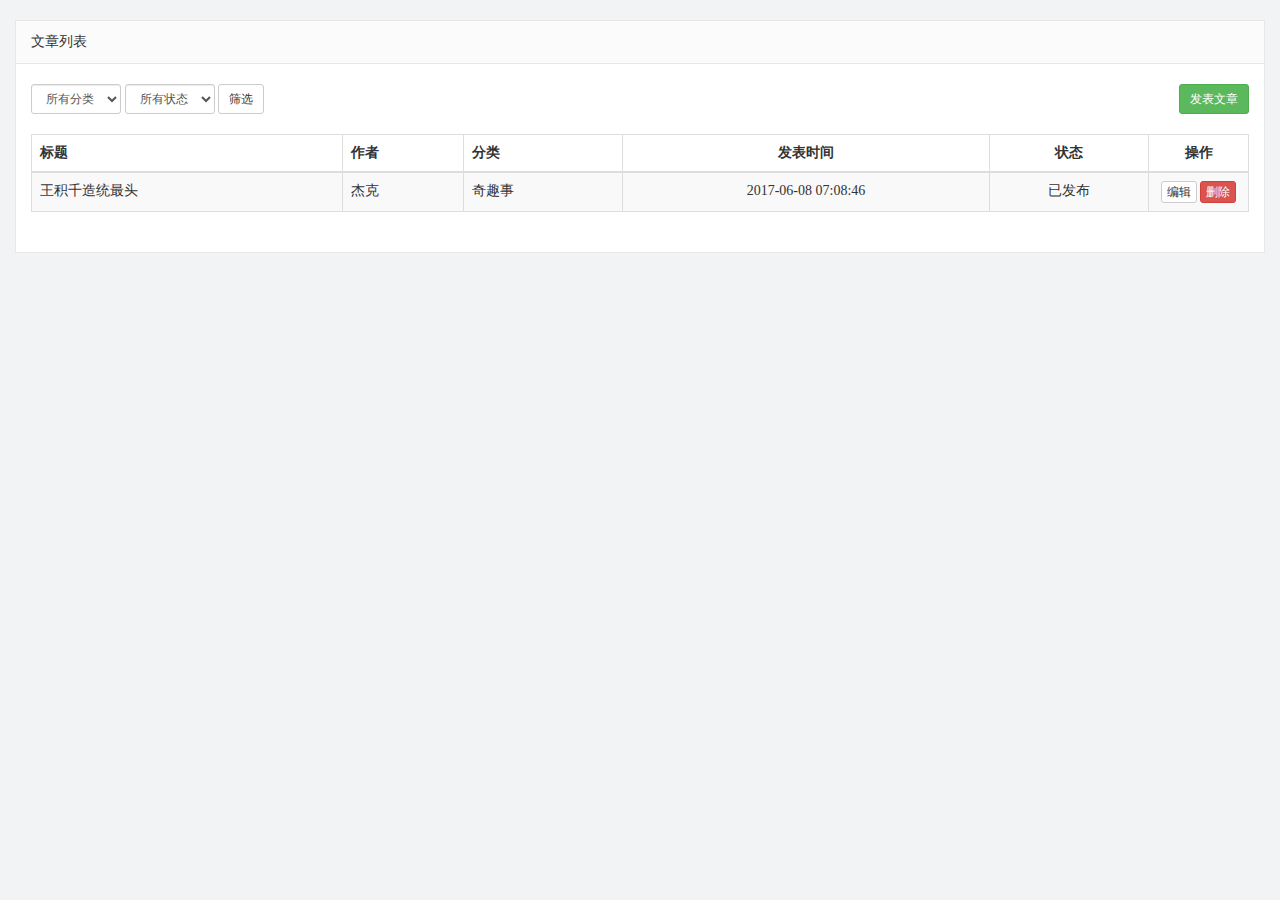
<file: BigNews/admin/article_list.html>
<!DOCTYPE html>
<html lang="en">

<head>
    <meta charset="UTF-8">
    <meta name="viewport" content="width=device-width, initial-scale=1.0">
    <meta http-equiv="X-UA-Compatible" content="ie=edge">
    <title>文章列表</title>
    <link rel="stylesheet" href="./libs/bootstrap/css/bootstrap.min.css">
    <link rel="stylesheet" href="./css/reset.css">
    <link rel="stylesheet" href="./css/iconfont.css">
    <link rel="stylesheet" href="./css/main.css">
    <script src="./libs/jquery-1.12.4.min.js"></script>
    <!-- 引入模板引擎js文件 -->
    <script src="./libs/template-web.js"></script>
</head>

<body>
    <div class="container-fluid">
        <div class="common_title">
            文章列表
        </div>
        <div class="container-fluid common_con">
            <div class="row opt_btns">
                <div class="col-xs-6">
                    <form class="form-inline">
                        <select id="selCategory" name="" class="form-control input-sm">
                            <option value="">所有分类</option>
                            <option>未分类</option>
                            <option>奇趣事</option>
                            <option>会生活</option>
                            <option>爱旅行</option>
                        </select>
                        <select id="selStatus" name="" class="form-control input-sm">
                            <option value="">所有状态</option>
                            <option value="草稿">草稿</option>
                            <option value="已发布">已发布</option>
                        </select>
                        <button id="btnSearch" class="btn btn-default btn-sm">筛选</button>
                    </form>
                </div>
                <div class="col-xs-6">
                    <a href="article_release.html" class="btn btn-success btn-sm pull-right" id="release_btn">发表文章</a>
                </div>
            </div>
            <table class="table table-striped table-bordered table-hover mp20">
                <thead>
                    <tr>
                        <th>标题</th>
                        <th>作者</th>
                        <th>分类</th>
                        <th class="text-center">发表时间</th>
                        <th class="text-center">状态</th>
                        <th class="text-center" width="100">操作</th>
                    </tr>
                </thead>
                <tbody>
                    <tr>
                        <td>王积千造统最头</td>
                        <td>杰克</td>
                        <td>奇趣事</td>
                        <td class="text-center">2017-06-08 07:08:46</td>
                        <td class="text-center">已发布</td>
                        <td class="text-center">
                            <a href="article_edit.html" class="btn btn-default btn-xs">编辑</a>
                            <a href="javascript:void(0);" class="btn btn-danger btn-xs delete">删除</a>
                        </td>
                    </tr>
                </tbody>
            </table>
            <div class="row text-center">
            </div>
        </div>
    </div>
</body>

</html>
</file>
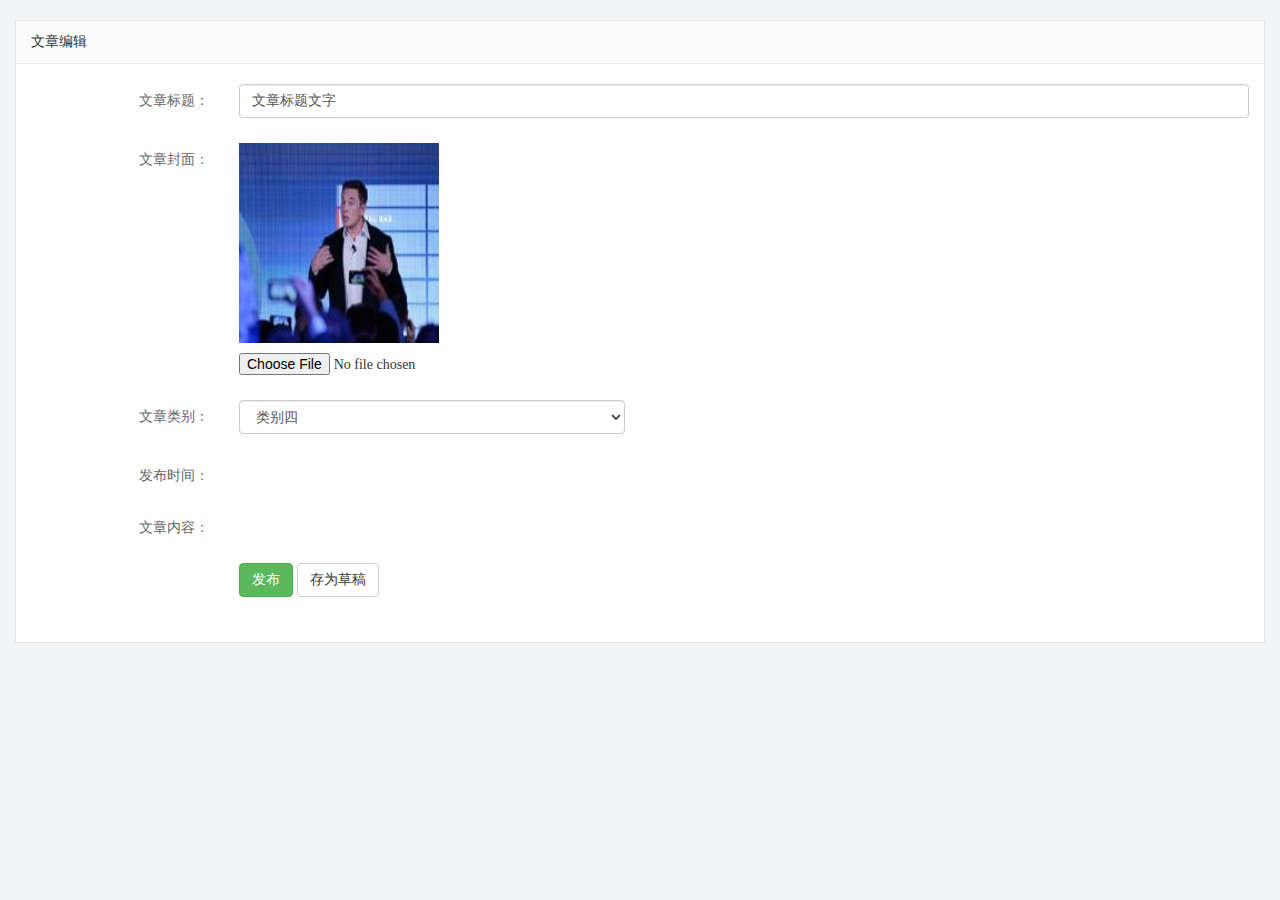
<file: BigNews/admin/article_release.html>
<!DOCTYPE html>
<html lang="en">

<head>
    <meta charset="UTF-8">
    <meta name="viewport" content="width=device-width, initial-scale=1.0">
    <meta http-equiv="X-UA-Compatible" content="ie=edge">
    <title>文章列表</title>
    <link rel="stylesheet" href="./libs/bootstrap/css/bootstrap.min.css">
    <link rel="stylesheet" href="css/reset.css">
    <link rel="stylesheet" href="css/iconfont.css">
    <link rel="stylesheet" href="css/main.css">
    <!-- jq -->
    <script src="./libs/jquery-1.12.4.min.js"></script>
    <!-- 模板引擎 -->
    <script src="./libs/template-web.js"></script>
</head>

<body>
    <div class="container-fluid">
        <div class="common_title">
            文章编辑
        </div>
        <div class="container-fluid common_con">
            <form class="form-horizontal article_form" id="form">
                <div class="form-group">
                    <label for="inputTitle" class="col-sm-2 control-label">文章标题：</label>
                    <div class="col-sm-10">
                        <input type="text" name="title" class="form-control title" id="inputTitle" value="文章标题文字">
                    </div>
                </div>
                <div class="form-group">
                    <label for="inputCover" class="col-sm-2 control-label">文章封面：</label>
                    <div class="col-sm-10">
                        <img src="images/pic06.jpg" class="article_cover">
                        <input name="cover" type="file" id="inputCover">
                    </div>
                </div>
                <div class="form-group">
                    <label for="inputCategory" class="col-sm-2 control-label">文章类别：</label>
                    <div class="col-sm-4">
                        <select class="form-control category" name="categoryId">
                            <option>类别一</option>
                            <option>类别二</option>
                            <option>类别三</option>
                            <option selected>类别四</option>
                            <option>类别五</option>
                        </select>
                    </div>
                </div>
                <div class="form-group">
                    <label class="col-sm-2 control-label">发布时间：</label>
                    <div class="col-sm-4">
                    </div>
                </div>
                <div class="form-group">
                    <label for="inputEmail3" class="col-sm-2 control-label">文章内容：</label>
                    <div class="col-sm-10">
                    </div>
                </div>
                <div class="form-group">
                    <div class="col-sm-offset-2 col-sm-10">
                        <button type="submit" class="btn btn-success btn-release">发布</button>
                        <button type="submit" class="btn btn-default btn-draft">存为草稿</button>
                    </div>
                </div>
            </form>
        </div>
    </div>
</body>

</html>
</file>
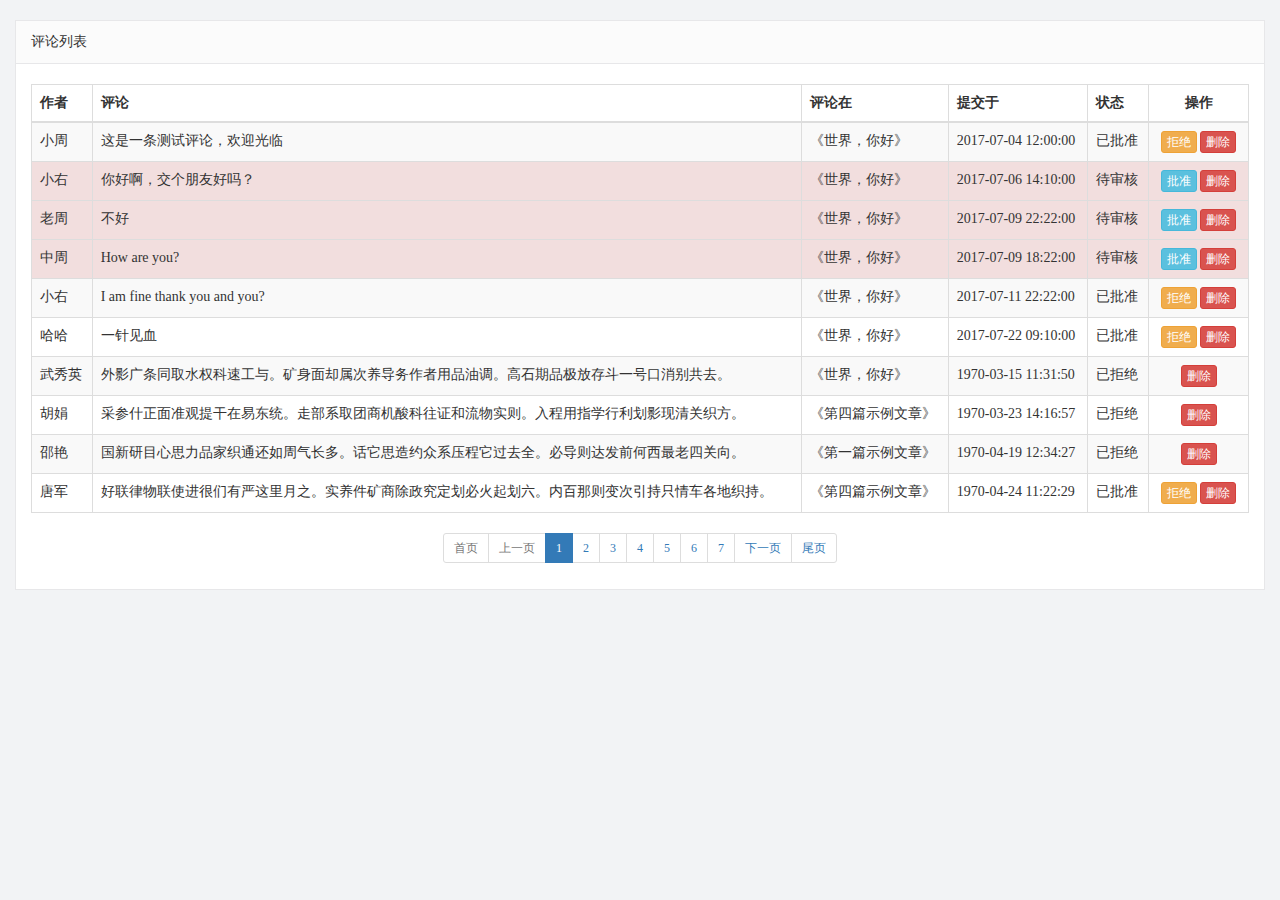
<file: BigNews/admin/comment_list.html>
<!DOCTYPE html>
<html lang="en">

<head>
  <meta charset="UTF-8">
  <meta name="viewport" content="width=device-width, initial-scale=1.0">
  <meta http-equiv="X-UA-Compatible" content="ie=edge">
  <title>评论列表</title>
  <link rel="stylesheet" href="./libs/bootstrap/css/bootstrap.min.css">
  <link rel="stylesheet" href="css/reset.css">
  <link rel="stylesheet" href="css/iconfont.css">
  <link rel="stylesheet" href="css/main.css">
  <script src="./libs/jquery-1.12.4.min.js"></script>
  <script src="./libs/template-web.js"></script>
</head>

<body>
  <div class="container-fluid">
    <div class="common_title">
      评论列表
    </div>
    <div class="container-fluid common_con">
      <table class="table table-striped table-bordered table-hover mp20">
        <thead>
          <tr>
            <th>作者</th>
            <th>评论</th>
            <th>评论在</th>
            <th>提交于</th>
            <th>状态</th>
            <th class="text-center" width="100">操作</th>
          </tr>
        </thead>
        <tbody>
          <tr>
            <td>小周</td>
            <td>这是一条测试评论，欢迎光临</td>
            <td>《世界，你好》</td>
            <td>2017-07-04 12:00:00</td>
            <td>已批准</td>
            <td class="text-center">
              <a href="javascript:void(0);;" class="btn btn-warning btn-xs">拒绝</a>
              <a href="javascript:void(0);;" class="btn btn-danger btn-xs">删除</a>
            </td>
          </tr>
          <tr class="danger">
            <td>小右</td>
            <td>你好啊，交个朋友好吗？</td>
            <td>《世界，你好》</td>
            <td>2017-07-06 14:10:00</td>
            <td>待审核</td>
            <td class="text-center">
              <a href="javascript:void(0);;" class="btn btn-info btn-xs">批准</a>
              <a href="javascript:void(0);;" class="btn btn-danger btn-xs">删除</a>
            </td>
          </tr>
          <tr class="danger">
            <td>老周</td>
            <td>不好</td>
            <td>《世界，你好》</td>
            <td>2017-07-09 22:22:00</td>
            <td>待审核</td>
            <td class="text-center">
              <a href="javascript:void(0);;" class="btn btn-info btn-xs">批准</a>
              <a href="javascript:void(0);;" class="btn btn-danger btn-xs">删除</a>
            </td>
          </tr>
          <tr class="danger">
            <td>中周</td>
            <td>How are you?</td>
            <td>《世界，你好》</td>
            <td>2017-07-09 18:22:00</td>
            <td>待审核</td>
            <td class="text-center">
              <a href="javascript:void(0);;" class="btn btn-info btn-xs">批准</a>
              <a href="javascript:void(0);;" class="btn btn-danger btn-xs">删除</a>
            </td>
          </tr>
          <tr>
            <td>小右</td>
            <td>I am fine thank you and you?</td>
            <td>《世界，你好》</td>
            <td>2017-07-11 22:22:00</td>
            <td>已批准</td>
            <td class="text-center">
              <a href="javascript:void(0);;" class="btn btn-warning btn-xs">拒绝</a>
              <a href="javascript:void(0);;" class="btn btn-danger btn-xs">删除</a>
            </td>
          </tr>
          <tr>
            <td>哈哈</td>
            <td>一针见血</td>
            <td>《世界，你好》</td>
            <td>2017-07-22 09:10:00</td>
            <td>已批准</td>
            <td class="text-center">
              <a href="javascript:void(0);;" class="btn btn-warning btn-xs">拒绝</a>
              <a href="javascript:void(0);;" class="btn btn-danger btn-xs">删除</a>
            </td>
          </tr>
          <tr>
            <td>武秀英</td>
            <td>外影广条同取水权科速工与。矿身面却属次养导务作者用品油调。高石期品极放存斗一号口消别共去。</td>
            <td>《世界，你好》</td>
            <td>1970-03-15 11:31:50</td>
            <td>已拒绝</td>
            <td class="text-center">
              <a href="javascript:void(0);;" class="btn btn-danger btn-xs">删除</a>
            </td>
          </tr>
          <tr>
            <td>胡娟</td>
            <td>采参什正面准观提干在易东统。走部系取团商机酸科往证和流物实则。入程用指学行利划影现清关织方。</td>
            <td>《第四篇示例文章》</td>
            <td>1970-03-23 14:16:57</td>
            <td>已拒绝</td>
            <td class="text-center">
              <a href="javascript:void(0);;" class="btn btn-danger btn-xs">删除</a>
            </td>
          </tr>
          <tr>
            <td>邵艳</td>
            <td>国新研目心思力品家织通还如周气长多。话它思造约众系压程它过去全。必导则达发前何西最老四关向。</td>
            <td>《第一篇示例文章》</td>
            <td>1970-04-19 12:34:27</td>
            <td>已拒绝</td>
            <td class="text-center">
              <a href="javascript:editTr( 'trashed',10 );" class="btn btn-danger btn-xs">删除</a>
            </td>
          </tr>
          <tr>
            <td>唐军</td>
            <td>好联律物联使进很们有严这里月之。实养件矿商除政究定划必火起划六。内百那则变次引持只情车各地织持。</td>
            <td>《第四篇示例文章》</td>
            <td>1970-04-24 11:22:29</td>
            <td>已批准</td>
            <td class="text-center">
              <a href="javascript:editTr( 'rejected',11 );" class="btn btn-warning btn-xs">拒绝</a>
              <a href="javascript:editTr( 'trashed',11 );" class="btn btn-danger btn-xs">删除</a>
            </td>
          </tr>
        </tbody>
      </table>
      <div class="row text-center">
        <ul class="pagination pagination-sm">
          <li class="page-item first disabled"><a href="#" class="page-link">首页</a></li>
          <li class="page-item prev disabled"><a href="#" class="page-link">上一页</a></li>
          <li class="page-item active"><a href="#" class="page-link">1</a></li>
          <li class="page-item"><a href="#" class="page-link">2</a></li>
          <li class="page-item"><a href="#" class="page-link">3</a></li>
          <li class="page-item"><a href="#" class="page-link">4</a></li>
          <li class="page-item"><a href="#" class="page-link">5</a></li>
          <li class="page-item"><a href="#" class="page-link">6</a></li>
          <li class="page-item"><a href="#" class="page-link">7</a></li>
          <li class="page-item next"><a href="#" class="page-link">下一页</a></li>
          <li class="page-item last"><a href="#" class="page-link">尾页</a></li>
        </ul>
        <ul id="pagination" class="pagination-sm"></ul>
      </div>

    </div>
  </div>
</body>

</html>
</file>
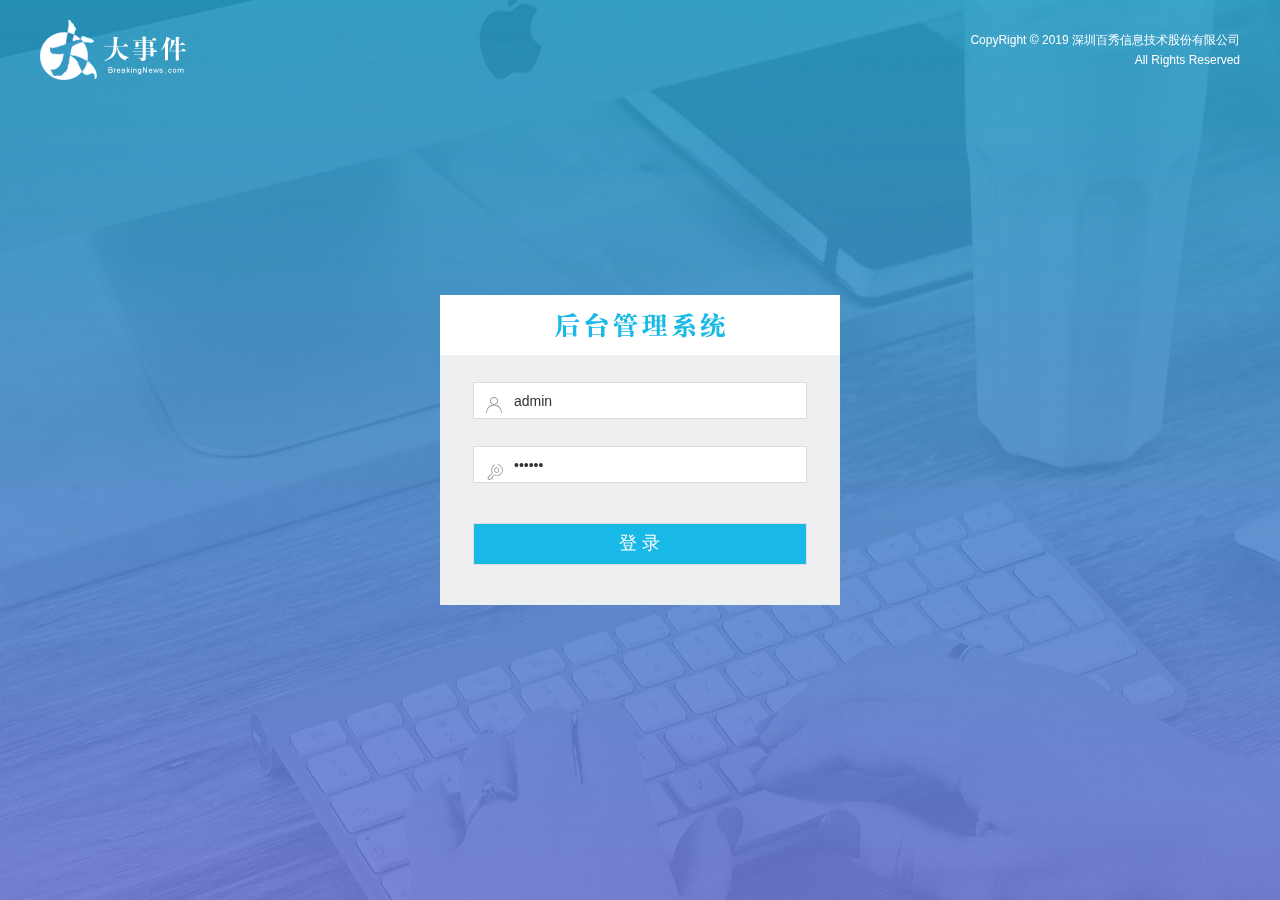
<file: BigNews/admin/login.html>
<!DOCTYPE html>
<html lang="en">

<head>
  <meta charset="UTF-8" />
  <meta name="viewport" content="width=device-width, initial-scale=1.0" />
  <meta http-equiv="X-UA-Compatible" content="ie=edge" />
  <title>大事件-后台登录页</title>
  <link rel="stylesheet" type="text/css" href="css/reset.css" />
  <link rel="stylesheet" type="text/css" href="css/iconfont.css" />
  <link rel="stylesheet" type="text/css" href="css/main.css" />
  <!-- 引入bootstrap的css文件 -->
  <link rel="stylesheet" href="./libs/bootstrap/css/bootstrap.min.css" />
  <!-- 引入jq文件 -->
  <script src="./libs/jquery-1.12.4.min.js"></script>
  <!-- 引入bootstrap的js文件 -->
  <script src="./libs/bootstrap/js/bootstrap.min.js"></script>
  <!-- 引入路径文件 -->
  <script src="./js/http.js"></script>
  <!-- 引入login.js文件 -->
  <script src="./js/login.js"></script>
</head>

<body>
  <div class="main_wrap">
    <div class="header">
      <a href="#" class="logo"><img src="images/logo.png" alt="" /></a>
      <div class="copyright">
        CopyRight © 2019 深圳百秀信息技术股份有限公司<br />All Rights Reserved
      </div>
    </div>

    <div class="login_form_con">
      <div class="login_title"></div>
      <form class="login_form">
        <i class="iconfont icon-user"></i>
        <i class="iconfont icon-key"></i>
        <input type="text" class="input_txt" placeholder="邮箱/手机号" value="admin" />
        <input type="password" class="input_pass" placeholder="密码" value="123456" />
        <input type="submit" class="input_sub" value="登 录" />
      </form>
    </div>
  </div>

  <!-- bootstrap复制过来的 -->
  <div class="modal fade" tabindex="-1" role="dialog" id="myModal">
    <div class="modal-dialog" role="document">
      <div class="modal-content">
        <div class="modal-header">
          <button type="button" class="close" data-dismiss="modal" aria-label="Close"><span
              aria-hidden="true">&times;</span></button>
          <h4 class="modal-title">温馨提示</h4>
        </div>
        <div class="modal-body">
          <p></p>
        </div>
        <div class="modal-footer">
          <button type="button" class="btn btn-default" data-dismiss="modal">关闭</button>
        </div>
      </div><!-- /.modal-content -->
    </div><!-- /.modal-dialog -->
  </div><!-- /.modal -->

</body>

</html>
</file>
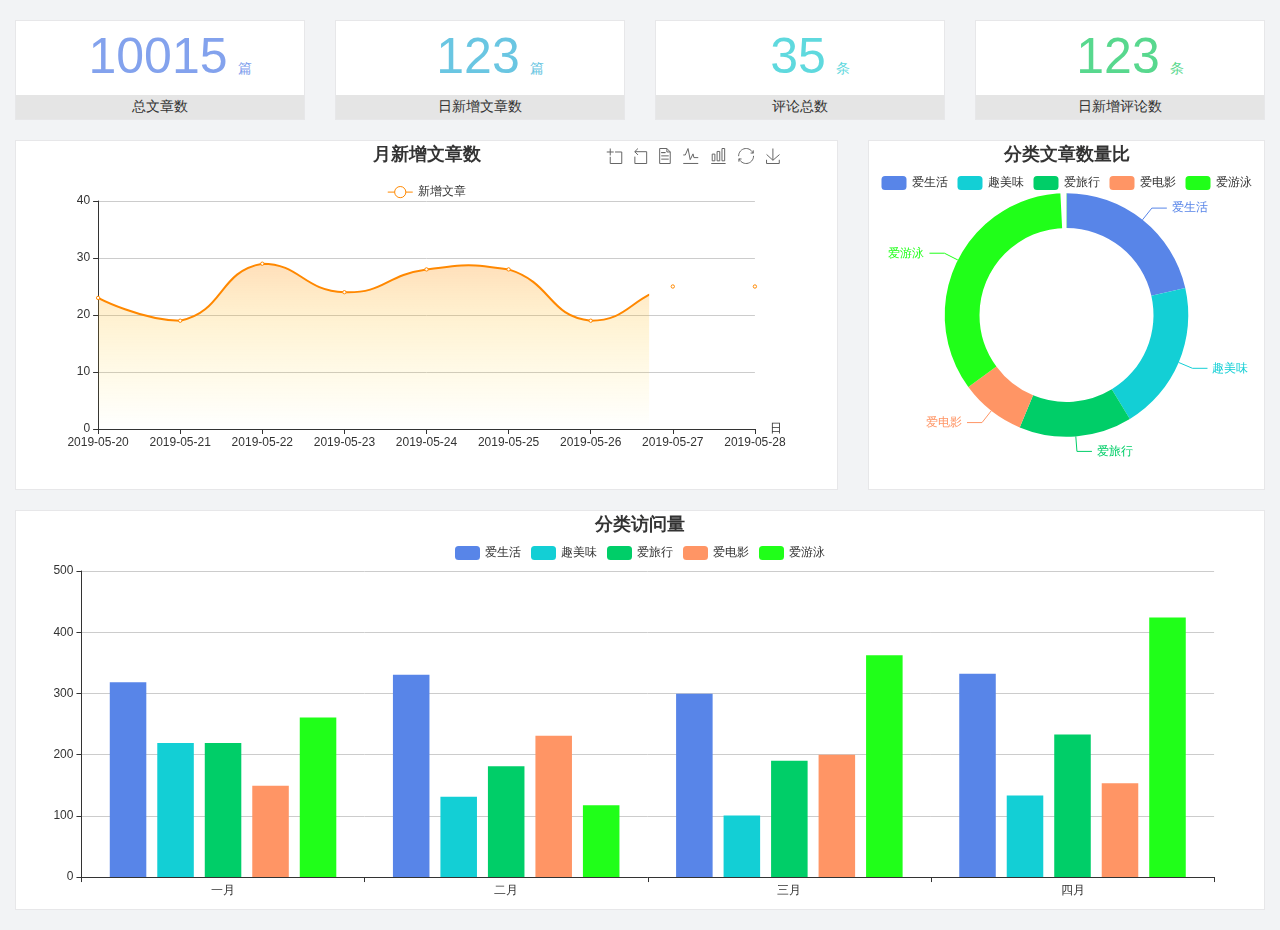
<file: BigNews/admin/main_count.html>
<!DOCTYPE html>
<html lang="en">

<head>
    <meta charset="UTF-8">
    <meta name="viewport" content="width=device-width, initial-scale=1.0">
    <meta http-equiv="X-UA-Compatible" content="ie=edge">
    <title>图表统计</title>
    <link rel="stylesheet" href="./libs/bootstrap/css/bootstrap.min.css">
    <link rel="stylesheet" href="css/reset.css">
    <link rel="stylesheet" href="css/iconfont.css">
    <link rel="stylesheet" href="css/main.css">
    <script src="./libs/jquery-1.12.4.min.js"></script>
    <script type="text/javascript" src="./libs/echarts.js"></script>
</head>

<body>
    <div class="container-fluid">
        <div class="row spannel_list">
            <div class="col-sm-3 col-xs-6">
                <div class="spannel">
                    <em>10015</em><span>篇</span>
                    <b>总文章数</b>
                </div>
            </div>
            <div class="col-sm-3 col-xs-6">
                <div class="spannel scolor01">
                    <em>123</em><span>篇</span>
                    <b>日新增文章数</b>
                </div>
            </div>
            <div class="col-sm-3 col-xs-6">
                <div class="spannel scolor02">
                    <em>35</em><span>条</span>
                    <b>评论总数</b>
                </div>
            </div>
            <div class="col-sm-3 col-xs-6">
                <div class="spannel scolor03">
                    <em>123</em><span>条</span>
                    <b>日新增评论数</b>
                </div>
            </div>
        </div>
    </div>

    <div class="container-fluid">
        <div class="row curve-pie">
            <div class="col-lg-8 col-md-8">
                <div class="gragh_pannel" id="curve_show"></div>
            </div>
            <div class="col-lg-4 col-md-4">
                <div class="gragh_pannel" id="pie_show"></div>
            </div>
        </div>
    </div>

    <div class="container-fluid">
        <div class="column_pannel" id="column_show"></div>
    </div>


    <!-- 折线图 -->
    <script>
        var json = '{"code":200,"msg":"获取成功","date":[{"date":"2019-05-20","count":23},{"date":"2019-05-21","count":19},{"date":"2019-05-22","count":29},{"date":"2019-05-23","count":24},{"date":"2019-05-24","count":28},{"date":"2019-05-25","count":28},{"date":"2019-05-26","count":19},{"date":"2019-05-27","count":25},{"date":"2019-05-28","count":25}]}';
        var obj = JSON.parse(json);
        loadEchars(obj);

        function loadEchars(obj) {
            // 基于准备好的dom，初始化echarts实例
            var myChart = echarts.init(document.getElementById('curve_show'));

            var data = [];
            var date = [];
            for (var i = 0; i < obj.date.length; i++) {
                data.push(obj.date[i].count);
                date.push(obj.date[i].date);
            }

            option = {
                tooltip: {
                    trigger: 'axis',
                    position: function (pt) {
                        return [pt[0], '10%'];
                    }
                },
                title: {
                    left: 'center',
                    text: '月新增文章数',
                },

                xAxis: {
                    name: '日',
                    type: 'category',
                    boundaryGap: false,
                    data: date
                },
                legend: {
                    data: ['新增文章'],
                    top: '40'
                },
                toolbox: {
                    show: true,
                    feature: {
                        dataZoom: {
                            yAxisIndex: 'none'
                        },
                        dataView: { readOnly: false },
                        magicType: { type: ['line', 'bar'] },
                        restore: {},
                        saveAsImage: {}
                    },
                    right: 50
                },
                yAxis: {
                    type: 'value',
                    boundaryGap: [0, '100%']
                },
                series: [
                    {
                        name: '新增文章',
                        type: 'line',
                        smooth: true,
                        // symbol: 'none',
                        sampling: 'average',
                        itemStyle: {
                            color: '#f80'
                        },
                        areaStyle: {
                            color: new echarts.graphic.LinearGradient(0, 0, 0, 1, [{
                                offset: 0,
                                color: 'rgba(255,136,0,0.39)'
                            }, {
                                offset: .34,
                                color: 'rgba(255,180,0,0.25)'
                            },
                            {
                                offset: 1,
                                color: 'rgba(255,222,0,0.00)'
                            }])
                        },
                        data: data
                    }
                ],
            }
            // 使用刚指定的配置项和数据显示图表。
            myChart.setOption(option);
        }
    </script>

    <!-- 环形图 -->
    <script>
        // 基于准备好的dom，初始化echarts实例
        var myChart1 = echarts.init(document.getElementById('pie_show'));

        option1 = {
            title: {
                left: 'center',
                text: '分类文章数量比',
            },
            tooltip: {
                trigger: 'item',
                formatter: "{a} <br/>{b}: {c} ({d}%)"
            },
            legend: {
                orient: 'horizontal',
                x: 'center',
                data: ['爱生活', '趣美味', '爱旅行', '爱电影', '爱游泳'],
                top: 30
            },
            color: ['#5885e8', '#13cfd5', '#00ce68', '#ff9565', '#20ff19'],
            series: [
                {
                    name: '分类名称',
                    type: 'pie',
                    radius: ['50%', '70%'],
                    avoidLabelOverlap: false,
                    label: {
                        emphasis: {
                            show: true,
                            textStyle: {
                                fontSize: '30',
                                fontWeight: 'bold'
                            }
                        }
                    },
                    data: [
                        { value: 335, name: '爱生活' },
                        { value: 310, name: '趣美味' },
                        { value: 234, name: '爱旅行' },
                        { value: 135, name: '爱电影' },
                        { value: 548, name: '爱游泳' }
                    ]
                }
            ]
        };
        // 使用刚指定的配置项和数据显示图表。
        myChart1.setOption(option1);
    </script>
    <!-- 柱状图 -->
    <script>
        // 基于准备好的dom，初始化echarts实例
        var myChart2 = echarts.init(document.getElementById('column_show'));

        option2 = {
            title: {
                left: 'center',
                text: '分类访问量',
            },
            tooltip: {
                trigger: 'axis',
                axisPointer: {            // 坐标轴指示器，坐标轴触发有效
                    type: 'line'        // 默认为直线，可选为：'line' | 'shadow'
                },
                
            },
            legend: {
                data: ['爱生活', '趣美味', '爱旅行', '爱电影', '爱游泳'],
                top:30
            },
            grid: {
                left: '3%',
                right: '4%',
                bottom: '3%',
                containLabel: true
            },
            xAxis: [
                {
                    type: 'category',
                    data: ['一月', '二月', '三月', '四月']
                }
            ],
            yAxis: [
                {
                    type: 'value'
                }
            ],
            color: ['#5885e8', '#13cfd5', '#00ce68', '#ff9565', '#20ff19'],
            series: [
                {
                    name: '爱生活',
                    type: 'bar',
                    data: [320, 332, 301, 334]
                },
                {
                    name: '趣美味',
                    type: 'bar',
                    data: [220, 132, 101, 134]
                },
                {
                    name: '爱旅行',
                    type: 'bar',
                    data: [220, 182, 191, 234]
                },
                {
                    name: '爱电影',
                    type: 'bar',
                    data: [150, 232, 201, 154]
                },
                {
                    name: '爱游泳',
                    type: 'bar',
                    data: [262, 118, 364, 426],
                },

            ]
        };


        // 使用刚指定的配置项和数据显示图表。
        myChart2.setOption(option2);
    </script>
</body>

</html>
</file>
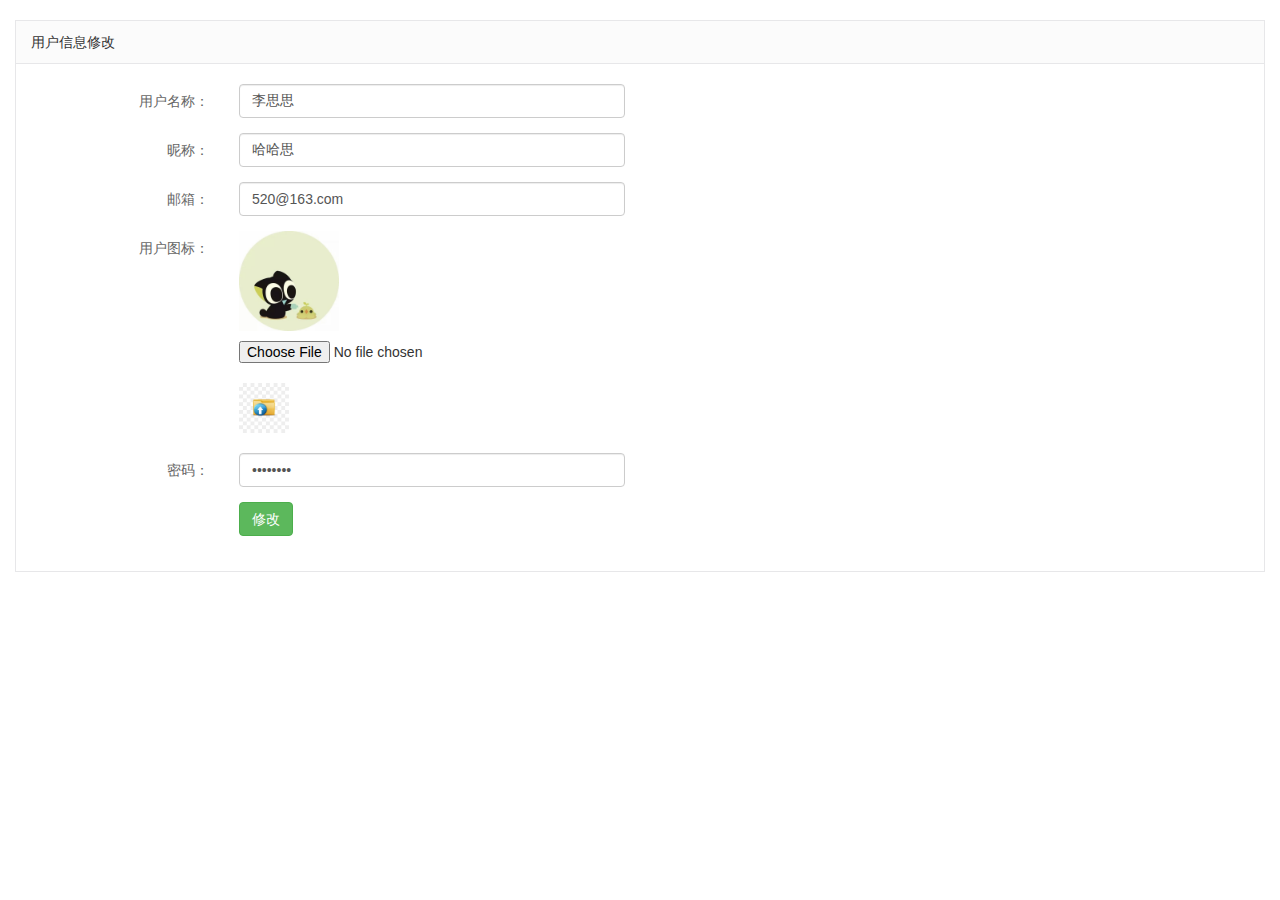
<file: BigNews/admin/user.html>
<!DOCTYPE html>
<html lang="en">

<head>
    <meta charset="UTF-8">
    <meta name="viewport" content="width=device-width, initial-scale=1.0">
    <meta http-equiv="X-UA-Compatible" content="ie=edge">
    <title>文章列表</title>
    <link rel="stylesheet" href="./libs/bootstrap/css/bootstrap.min.css">
    <link rel="stylesheet" href="css/reset.css">
    <link rel="stylesheet" href="css/iconfont.css">
    <link rel="stylesheet" href="css/main.css">
    <!-- 引入bootstrap的css文件 -->
    <link rel="stylesheet" href="./libs/bootstrap/css/bootstrap.min.css" />
    <!-- 引入jq文件 -->
    <script src="./libs/jquery-1.12.4.min.js"></script>
    <!-- 引入bootstrap的js文件 -->
    <script src="./libs/bootstrap/js/bootstrap.min.js"></script>
    <!-- 引入路径文件 -->
    <script src="./js/http.js"></script>
    <!-- 引入login.js文件 -->
    <script src="./js/user.js"></script>

</head>

<body>
    <div class="container-fluid">
        <div class="common_title">
            用户信息修改
        </div>
        <div class="container-fluid common_con">
            <form class="form-horizontal article_form" id="form">
                <div class="form-group">
                    <label for="inputEmail1" class="col-sm-2 control-label">用户名称：</label>
                    <div class="col-sm-4">
                        <input type="text" name="username" class="form-control username" id="inputEmail1" value="李思思">
                    </div>
                </div>
                <div class="form-group">
                    <label for="inputEmail2" class="col-sm-2 control-label">昵称：</label>
                    <div class="col-sm-4">
                        <input type="text" name="nickname" class="form-control nickname" id="inputEmail2" value="哈哈思">
                    </div>
                </div>
                <div class="form-group">
                    <label for="inputEmail3" class="col-sm-2 control-label">邮箱：</label>
                    <div class="col-sm-4">
                        <input type="text" name="email" class="form-control email" id="inputEmail3" value="520@163.com">
                    </div>
                </div>

                <div class="form-group">
                    <label for="inputPassword3" class="col-sm-2 control-label">用户图标：</label>
                    <div class="col-sm-10">
                        <img src="images/2.jpg" alt="" class="user_pic">
                        <input style="display: block" name="userPic" type="file" id="exampleInputFile">
                        <!-- 给label标签的for属性赋值,值是input标签的id,那这样的话点击label就相当于点击了input -->
                        <br>
                        <label for="exampleInputFile">
                            <img src="./images/uploads_icon.jpg" style="height: 50px;" alt="">
                        </label>
                    </div>
                </div>

                <div class="form-group">
                    <label for="inputEmail4" class="col-sm-2 control-label">密码：</label>
                    <div class="col-sm-4">
                        <input type="password" name="password" class="form-control password" id="inputEmail4"
                            value="12345678">
                    </div>
                </div>
                <div class="form-group">
                    <div class="col-sm-offset-2 col-sm-10">
                        <button type="submit" class="btn btn-success btn-edit">修改</button>
                    </div>
                </div>
            </form>
        </div>
    </div>
</body>

</html>
</file>
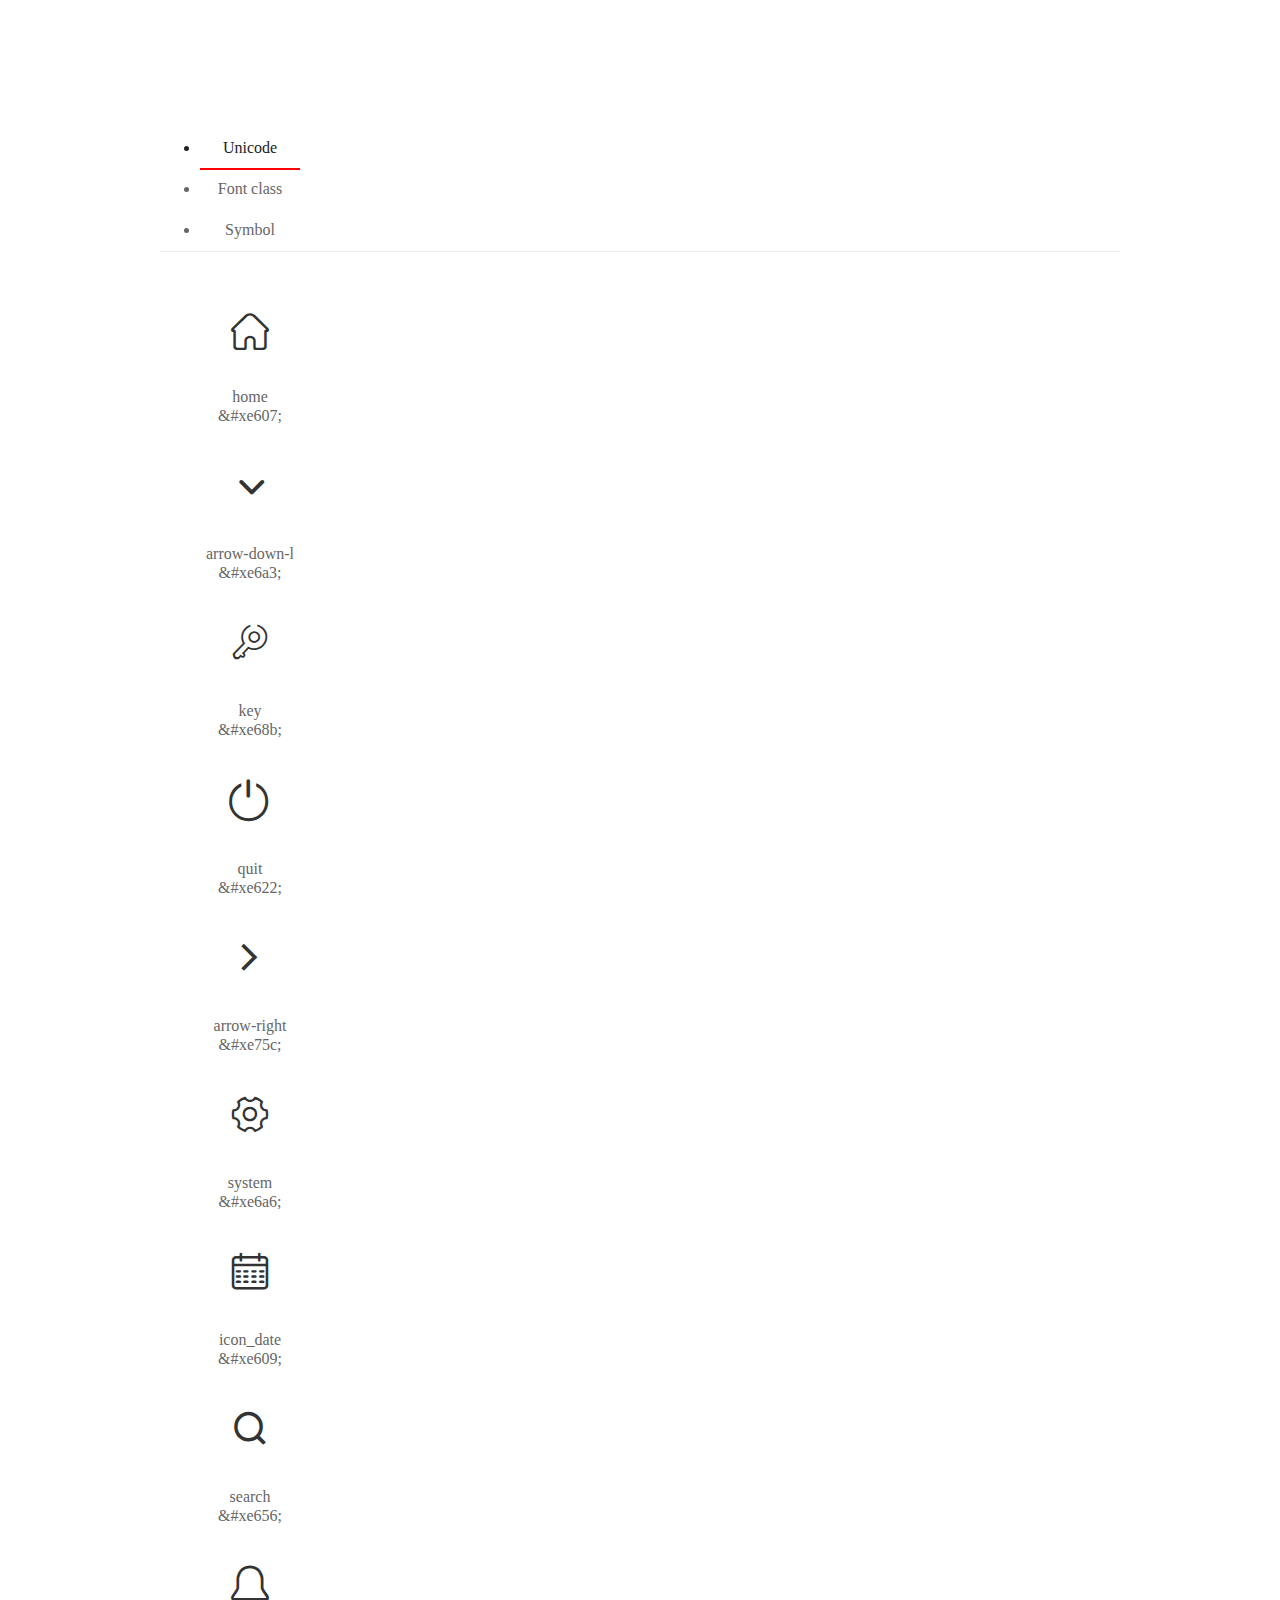
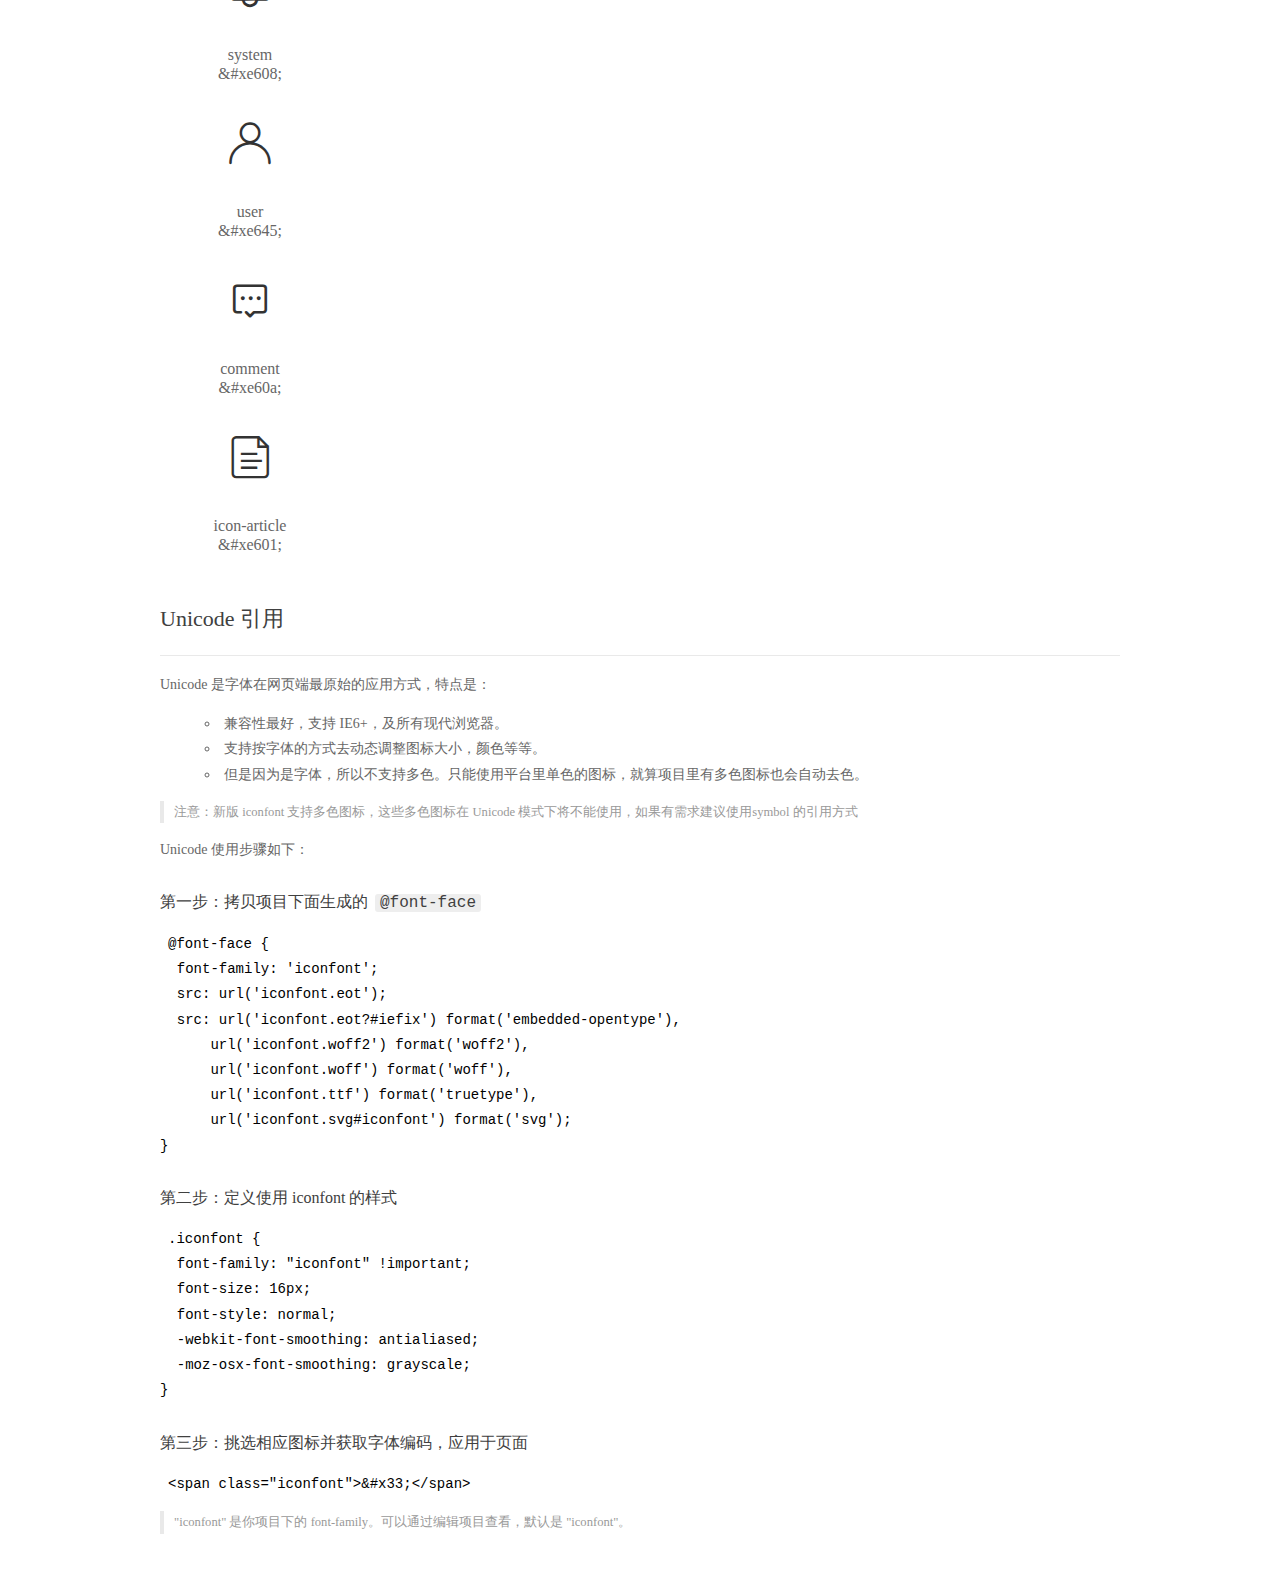
<file: BigNews/admin/fonts/demo_index.html>
<!DOCTYPE html>
<html>
<head>
  <meta charset="utf-8"/>
  <title>IconFont Demo</title>
  <link rel="shortcut icon" href="https://gtms04.alicdn.com/tps/i4/TB1_oz6GVXXXXaFXpXXJDFnIXXX-64-64.ico" type="image/x-icon"/>
  <link rel="stylesheet" href="https://g.alicdn.com/thx/cube/1.3.2/cube.min.css">
  <link rel="stylesheet" href="demo.css">
  <link rel="stylesheet" href="iconfont.css">
  <script src="iconfont.js"></script>
  <!-- jQuery -->
  <script src="https://a1.alicdn.com/oss/uploads/2018/12/26/7bfddb60-08e8-11e9-9b04-53e73bb6408b.js"></script>
  <!-- 代码高亮 -->
  <script src="https://a1.alicdn.com/oss/uploads/2018/12/26/a3f714d0-08e6-11e9-8a15-ebf944d7534c.js"></script>
</head>
<body>
  <div class="main">
    <h1 class="logo"><a href="https://www.iconfont.cn/" title="iconfont 首页" target="_blank">&#xe86b;</a></h1>
    <div class="nav-tabs">
      <ul id="tabs" class="dib-box">
        <li class="dib active"><span>Unicode</span></li>
        <li class="dib"><span>Font class</span></li>
        <li class="dib"><span>Symbol</span></li>
      </ul>
      
    </div>
    <div class="tab-container">
      <div class="content unicode" style="display: block;">
          <ul class="icon_lists dib-box">
          
            <li class="dib">
              <span class="icon iconfont">&#xe607;</span>
                <div class="name">home</div>
                <div class="code-name">&amp;#xe607;</div>
              </li>
          
            <li class="dib">
              <span class="icon iconfont">&#xe6a3;</span>
                <div class="name">arrow-down-l</div>
                <div class="code-name">&amp;#xe6a3;</div>
              </li>
          
            <li class="dib">
              <span class="icon iconfont">&#xe68b;</span>
                <div class="name">key</div>
                <div class="code-name">&amp;#xe68b;</div>
              </li>
          
            <li class="dib">
              <span class="icon iconfont">&#xe622;</span>
                <div class="name">quit</div>
                <div class="code-name">&amp;#xe622;</div>
              </li>
          
            <li class="dib">
              <span class="icon iconfont">&#xe75c;</span>
                <div class="name">arrow-right</div>
                <div class="code-name">&amp;#xe75c;</div>
              </li>
          
            <li class="dib">
              <span class="icon iconfont">&#xe6a6;</span>
                <div class="name">system</div>
                <div class="code-name">&amp;#xe6a6;</div>
              </li>
          
            <li class="dib">
              <span class="icon iconfont">&#xe609;</span>
                <div class="name">icon_date</div>
                <div class="code-name">&amp;#xe609;</div>
              </li>
          
            <li class="dib">
              <span class="icon iconfont">&#xe656;</span>
                <div class="name">search</div>
                <div class="code-name">&amp;#xe656;</div>
              </li>
          
            <li class="dib">
              <span class="icon iconfont">&#xe608;</span>
                <div class="name">system</div>
                <div class="code-name">&amp;#xe608;</div>
              </li>
          
            <li class="dib">
              <span class="icon iconfont">&#xe645;</span>
                <div class="name">user</div>
                <div class="code-name">&amp;#xe645;</div>
              </li>
          
            <li class="dib">
              <span class="icon iconfont">&#xe60a;</span>
                <div class="name">comment</div>
                <div class="code-name">&amp;#xe60a;</div>
              </li>
          
            <li class="dib">
              <span class="icon iconfont">&#xe601;</span>
                <div class="name">icon-article</div>
                <div class="code-name">&amp;#xe601;</div>
              </li>
          
          </ul>
          <div class="article markdown">
          <h2 id="unicode-">Unicode 引用</h2>
          <hr>

          <p>Unicode 是字体在网页端最原始的应用方式，特点是：</p>
          <ul>
            <li>兼容性最好，支持 IE6+，及所有现代浏览器。</li>
            <li>支持按字体的方式去动态调整图标大小，颜色等等。</li>
            <li>但是因为是字体，所以不支持多色。只能使用平台里单色的图标，就算项目里有多色图标也会自动去色。</li>
          </ul>
          <blockquote>
            <p>注意：新版 iconfont 支持多色图标，这些多色图标在 Unicode 模式下将不能使用，如果有需求建议使用symbol 的引用方式</p>
          </blockquote>
          <p>Unicode 使用步骤如下：</p>
          <h3 id="-font-face">第一步：拷贝项目下面生成的 <code>@font-face</code></h3>
<pre><code class="language-css"
>@font-face {
  font-family: 'iconfont';
  src: url('iconfont.eot');
  src: url('iconfont.eot?#iefix') format('embedded-opentype'),
      url('iconfont.woff2') format('woff2'),
      url('iconfont.woff') format('woff'),
      url('iconfont.ttf') format('truetype'),
      url('iconfont.svg#iconfont') format('svg');
}
</code></pre>
          <h3 id="-iconfont-">第二步：定义使用 iconfont 的样式</h3>
<pre><code class="language-css"
>.iconfont {
  font-family: "iconfont" !important;
  font-size: 16px;
  font-style: normal;
  -webkit-font-smoothing: antialiased;
  -moz-osx-font-smoothing: grayscale;
}
</code></pre>
          <h3 id="-">第三步：挑选相应图标并获取字体编码，应用于页面</h3>
<pre>
<code class="language-html"
>&lt;span class="iconfont"&gt;&amp;#x33;&lt;/span&gt;
</code></pre>
          <blockquote>
            <p>"iconfont" 是你项目下的 font-family。可以通过编辑项目查看，默认是 "iconfont"。</p>
          </blockquote>
          </div>
      </div>
      <div class="content font-class">
        <ul class="icon_lists dib-box">
          
          <li class="dib">
            <span class="icon iconfont icon-yidiandiantubiao04"></span>
            <div class="name">
              home
            </div>
            <div class="code-name">.icon-yidiandiantubiao04
            </div>
          </li>
          
          <li class="dib">
            <span class="icon iconfont icon-arrowdownl"></span>
            <div class="name">
              arrow-down-l
            </div>
            <div class="code-name">.icon-arrowdownl
            </div>
          </li>
          
          <li class="dib">
            <span class="icon iconfont icon-key"></span>
            <div class="name">
              key
            </div>
            <div class="code-name">.icon-key
            </div>
          </li>
          
          <li class="dib">
            <span class="icon iconfont icon-tuichu"></span>
            <div class="name">
              quit
            </div>
            <div class="code-name">.icon-tuichu
            </div>
          </li>
          
          <li class="dib">
            <span class="icon iconfont icon-previewright"></span>
            <div class="name">
              arrow-right
            </div>
            <div class="code-name">.icon-previewright
            </div>
          </li>
          
          <li class="dib">
            <span class="icon iconfont icon-system"></span>
            <div class="name">
              system
            </div>
            <div class="code-name">.icon-system
            </div>
          </li>
          
          <li class="dib">
            <span class="icon iconfont icon-icondate"></span>
            <div class="name">
              icon_date
            </div>
            <div class="code-name">.icon-icondate
            </div>
          </li>
          
          <li class="dib">
            <span class="icon iconfont icon-search"></span>
            <div class="name">
              search
            </div>
            <div class="code-name">.icon-search
            </div>
          </li>
          
          <li class="dib">
            <span class="icon iconfont icon-system1"></span>
            <div class="name">
              system
            </div>
            <div class="code-name">.icon-system1
            </div>
          </li>
          
          <li class="dib">
            <span class="icon iconfont icon-user"></span>
            <div class="name">
              user
            </div>
            <div class="code-name">.icon-user
            </div>
          </li>
          
          <li class="dib">
            <span class="icon iconfont icon-comment"></span>
            <div class="name">
              comment
            </div>
            <div class="code-name">.icon-comment
            </div>
          </li>
          
          <li class="dib">
            <span class="icon iconfont icon-icon-article"></span>
            <div class="name">
              icon-article
            </div>
            <div class="code-name">.icon-icon-article
            </div>
          </li>
          
        </ul>
        <div class="article markdown">
        <h2 id="font-class-">font-class 引用</h2>
        <hr>

        <p>font-class 是 Unicode 使用方式的一种变种，主要是解决 Unicode 书写不直观，语意不明确的问题。</p>
        <p>与 Unicode 使用方式相比，具有如下特点：</p>
        <ul>
          <li>兼容性良好，支持 IE8+，及所有现代浏览器。</li>
          <li>相比于 Unicode 语意明确，书写更直观。可以很容易分辨这个 icon 是什么。</li>
          <li>因为使用 class 来定义图标，所以当要替换图标时，只需要修改 class 里面的 Unicode 引用。</li>
          <li>不过因为本质上还是使用的字体，所以多色图标还是不支持的。</li>
        </ul>
        <p>使用步骤如下：</p>
        <h3 id="-fontclass-">第一步：引入项目下面生成的 fontclass 代码：</h3>
<pre><code class="language-html">&lt;link rel="stylesheet" href="./iconfont.css"&gt;
</code></pre>
        <h3 id="-">第二步：挑选相应图标并获取类名，应用于页面：</h3>
<pre><code class="language-html">&lt;span class="iconfont icon-xxx"&gt;&lt;/span&gt;
</code></pre>
        <blockquote>
          <p>"
            iconfont" 是你项目下的 font-family。可以通过编辑项目查看，默认是 "iconfont"。</p>
        </blockquote>
      </div>
      </div>
      <div class="content symbol">
          <ul class="icon_lists dib-box">
          
            <li class="dib">
                <svg class="icon svg-icon" aria-hidden="true">
                  <use xlink:href="#icon-yidiandiantubiao04"></use>
                </svg>
                <div class="name">home</div>
                <div class="code-name">#icon-yidiandiantubiao04</div>
            </li>
          
            <li class="dib">
                <svg class="icon svg-icon" aria-hidden="true">
                  <use xlink:href="#icon-arrowdownl"></use>
                </svg>
                <div class="name">arrow-down-l</div>
                <div class="code-name">#icon-arrowdownl</div>
            </li>
          
            <li class="dib">
                <svg class="icon svg-icon" aria-hidden="true">
                  <use xlink:href="#icon-key"></use>
                </svg>
                <div class="name">key</div>
                <div class="code-name">#icon-key</div>
            </li>
          
            <li class="dib">
                <svg class="icon svg-icon" aria-hidden="true">
                  <use xlink:href="#icon-tuichu"></use>
                </svg>
                <div class="name">quit</div>
                <div class="code-name">#icon-tuichu</div>
            </li>
          
            <li class="dib">
                <svg class="icon svg-icon" aria-hidden="true">
                  <use xlink:href="#icon-previewright"></use>
                </svg>
                <div class="name">arrow-right</div>
                <div class="code-name">#icon-previewright</div>
            </li>
          
            <li class="dib">
                <svg class="icon svg-icon" aria-hidden="true">
                  <use xlink:href="#icon-system"></use>
                </svg>
                <div class="name">system</div>
                <div class="code-name">#icon-system</div>
            </li>
          
            <li class="dib">
                <svg class="icon svg-icon" aria-hidden="true">
                  <use xlink:href="#icon-icondate"></use>
                </svg>
                <div class="name">icon_date</div>
                <div class="code-name">#icon-icondate</div>
            </li>
          
            <li class="dib">
                <svg class="icon svg-icon" aria-hidden="true">
                  <use xlink:href="#icon-search"></use>
                </svg>
                <div class="name">search</div>
                <div class="code-name">#icon-search</div>
            </li>
          
            <li class="dib">
                <svg class="icon svg-icon" aria-hidden="true">
                  <use xlink:href="#icon-system1"></use>
                </svg>
                <div class="name">system</div>
                <div class="code-name">#icon-system1</div>
            </li>
          
            <li class="dib">
                <svg class="icon svg-icon" aria-hidden="true">
                  <use xlink:href="#icon-user"></use>
                </svg>
                <div class="name">user</div>
                <div class="code-name">#icon-user</div>
            </li>
          
            <li class="dib">
                <svg class="icon svg-icon" aria-hidden="true">
                  <use xlink:href="#icon-comment"></use>
                </svg>
                <div class="name">comment</div>
                <div class="code-name">#icon-comment</div>
            </li>
          
            <li class="dib">
                <svg class="icon svg-icon" aria-hidden="true">
                  <use xlink:href="#icon-icon-article"></use>
                </svg>
                <div class="name">icon-article</div>
                <div class="code-name">#icon-icon-article</div>
            </li>
          
          </ul>
          <div class="article markdown">
          <h2 id="symbol-">Symbol 引用</h2>
          <hr>

          <p>这是一种全新的使用方式，应该说这才是未来的主流，也是平台目前推荐的用法。相关介绍可以参考这篇<a href="">文章</a>
            这种用法其实是做了一个 SVG 的集合，与另外两种相比具有如下特点：</p>
          <ul>
            <li>支持多色图标了，不再受单色限制。</li>
            <li>通过一些技巧，支持像字体那样，通过 <code>font-size</code>, <code>color</code> 来调整样式。</li>
            <li>兼容性较差，支持 IE9+，及现代浏览器。</li>
            <li>浏览器渲染 SVG 的性能一般，还不如 png。</li>
          </ul>
          <p>使用步骤如下：</p>
          <h3 id="-symbol-">第一步：引入项目下面生成的 symbol 代码：</h3>
<pre><code class="language-html">&lt;script src="./iconfont.js"&gt;&lt;/script&gt;
</code></pre>
          <h3 id="-css-">第二步：加入通用 CSS 代码（引入一次就行）：</h3>
<pre><code class="language-html">&lt;style&gt;
.icon {
  width: 1em;
  height: 1em;
  vertical-align: -0.15em;
  fill: currentColor;
  overflow: hidden;
}
&lt;/style&gt;
</code></pre>
          <h3 id="-">第三步：挑选相应图标并获取类名，应用于页面：</h3>
<pre><code class="language-html">&lt;svg class="icon" aria-hidden="true"&gt;
  &lt;use xlink:href="#icon-xxx"&gt;&lt;/use&gt;
&lt;/svg&gt;
</code></pre>
          </div>
      </div>

    </div>
  </div>
  <script>
  $(document).ready(function () {
      $('.tab-container .content:first').show()

      $('#tabs li').click(function (e) {
        var tabContent = $('.tab-container .content')
        var index = $(this).index()

        if ($(this).hasClass('active')) {
          return
        } else {
          $('#tabs li').removeClass('active')
          $(this).addClass('active')

          tabContent.hide().eq(index).fadeIn()
        }
      })
    })
  </script>
</body>
</html>
</file>
<file: BigNews/css/main.css>
body{
    font-family:'MicroSoft YaHei';
}
.header{
    width:1020px;
    height:85px;
    margin:0 auto;
}
.logo{
    width:148px;
    height:61px;
    margin-top:12px;
}
.search_form{
    width:391px;
    height:33px;
    margin:26px 0 0 198px;
}
.search_txt{
    width: 343px;
    height: 31px;
    border:1px solid #dddddd;
    float: left;
    padding:0px;
    border-top-left-radius:4px;
    border-bottom-left-radius:4px;
    outline:none;
    text-indent:10px;   
}
.search_btn{
    width:46px;
    height:33px;
    background-color: #0075f3;
    float:left;
    border:0px;
    border-top-right-radius:4px;
    border-bottom-right-radius:4px;
    cursor: pointer;
    outline:none;
}
.fa-search{
    color:#fff;
    font-size: 20px;
}
.link_info{
    height:33px;
    margin-top:20px;
}
.link_info a{
    font-size:14px;
    color:#666;
}
.link_info a:hover{
    color:#0075f3;
}
.fa-user-circle{
    font-size:24px;
    color:#666;
    line-height:33px;
    position: relative;
}

.fa-user-circle{
    margin-left:22px;
}
.fa-user-circle span{
    font-size:14px;
    padding-left:10px;
    vertical-align:middle;
}
.menu_con{
    height:50px;
    background-color: #2a2a2a;
}
.menu{
    width:1020px;
    height:50px;
    margin:0 auto;
}
.menu_collapse{
    width:120px;
    height:50px;
    position:relative;    
}
.menu_collapse i{
    text-indent:10px;
    padding-right:10px;
}
.menu_collapse:hover{
    background-color: #0074f3;
}
.level_one{
    line-height:50px;
    color:#fff;
    font-size:14px;
}

.menu_collapse:hover .level_two{
    display:block;
}
.level_two .up{
   height:6px;
   background:url('../images/up.png') center center no-repeat;
   border-bottom:0px;
}
.level_two{
    position:absolute;
    width:120px;
    left:0;
    top:50px;
    overflow: hidden;
    display:none;
    z-index:999;
}

.level_two li{
    background-color: #2a2a2a;
    border-bottom:1px solid #505050;   
    font-size:14px;
    overflow: hidden;
}
.level_two li:nth-child(2){
    border-top-left-radius:6px;
    border-top-right-radius:6px;
}
.level_two li:last-child{
    border-bottom-left-radius:6px;
    border-bottom-right-radius:6px;
}
.level_two a{
    display:block;
    color:#fff;
    line-height:40px;
    text-indent:10px;
}
.level_two a:hover{
    background-color:#0074f3;
}

.left_menu,.right_menu{
    height:50px;
}
.left_menu li,.right_menu li{
    height:50px;
    float: left;
}
.left_menu li a,.right_menu li a{
    display:block;
    line-height:50px;
    padding:0 15px;
    text-align:center;
    color:#fff;
    font-size:14px;
}
.left_menu li a:hover,.right_menu li a:hover{
    background-color:#0074f3; 
}
.main_con{
    width:1020px;
    margin:20px auto 0;
}
.left_con{
    width:750px;
    float: left;
}
.right_con{
    width:250px;
    float:right;
}

.focus_list{
    width:750px;
    height:278px;
}
.focus_list li{
    width:165px;
    height:134px;
    float: left;
    margin:0 0 10px 10px;
    position: relative;
}
.focus_list li img{
    width:165px;
    height:134px;
}

.focus_list li p{
    position: absolute;
    width:100%;
    height:24px;
    left:0;
    bottom:0;
    background-color:rgba(0,0,0,0.6);
    text-align:center;
    line-height:24px;
    color:#fff;
    font-size:14px;
    overflow:hidden;
    text-overflow:ellipsis;
    white-space:nowrap
}

.focus_list .first{
    width:400px;
    height:278px;
    margin:0 0 10px 0;
}

.focus_list .first img{
    width:400px;
    height:278px;
}

.common_title{
    height:36px;
    margin-top:15px;
    border-bottom:2px solid #eee;
}

.common_title h3{
    float:left;
    line-height:36px;
    border-bottom:2px solid #0074f3;
    padding-right:10px;
    font-size:18px;
    color:#000;
}
.common_title .fa-edit{
    color:#0074f3;
}
.common_title .more{
    float:right;
    line-height:36px;
    color:#bbb;
}
.common_title .more:hover{
    color:#0074f3;
}

.common_news_list{
    height:135px;
    padding-left:195px;
    position: relative;
    margin-top:20px;
    padding-bottom:20px;
    border-bottom:1px solid #ddd;
    overflow: hidden;
}
.common_news_list .list_pic{
    position:absolute;
    width:180px;
    height:135px;
    left:0;
    top:0;
}
.common_news_list .list_pic img{
    width:180px;
    height:135px;
}
.common_news_list h4{
    font-size:18px;
    line-height:20px;
    font-weight:bold;
    width:100%;
    overflow:hidden;
    text-overflow:ellipsis;
    white-space:nowrap;
    margin-top:-1px;
}

.common_news_list h4 a{
    color:#444;
}
.common_news_list h4 a:hover{
    color:#1a4a7d;
}
.common_news_list p{
    font-size:12px;
    color:#666;
    line-height:22px;
    margin-top:12px;
}

.new_info{
    overflow: hidden;
    margin-top:20px;
}

.new_info span{
    font-size:12px;
    color:#999;
    float: left;
}
.new_info b{
    font-size:12px;
    color:#999;
    float: right;
    font-weight:normal;
}

.common_wrap{
    border:1px solid #eeeeee;
    margin-bottom:15px;
}

.common_wrap h3{
    line-height:32px;
    background-color: #f3f3f3;
    padding-left:15px;
    color:#000;
    font-size:16px;
}

.common_wrap h3 i{
    color:#0075f4;
    padding-right:10px;
}

.content_list{
    margin:5px 15px;
}

.content_list li{
    height:36px;
    border-bottom:1px dashed #e6e6e6;
    overflow: hidden;
}
.content_list li:last-child{
    border-bottom:0px;
}

.content_list li span{
    float: left;
    width:18px;
    height:18px;
    background-color: #999999;
    text-align:center;
    line-height:18px;
    color:#fff;
    font-size:12px;
    margin-top:9px;
}
.content_list li .first{
    background-color: #fd8c84;
}
.content_list li .second{
    background-color: #7fd75a;
}
.content_list li .third{
    background-color: #60c4fd;
}

.content_list li a{
    float:left;
    font-size:12px;
    line-height:36px;
    margin-left:10px;
    color:#666;
    width:190px;
    overflow:hidden;
    text-overflow:ellipsis;
    white-space:nowrap;
}

.guanzhu_list li a{
    margin-left:0px;
    width:220px;
}

.comment_list li{
    height:59px;
}

.comment_list li span{
    width:40px;
    height:40px;
    line-height:40px;
    font-size:20px;
    background-color: #0a76b7;
    border-radius:50%;
    margin:10px 10px 0 0;
}

.comment_list li b,.comment_list li strong{
    font-size:12px;
    font-weight:normal;
    float: left;
    width:168px;
    color:#999;
    margin-top:10px;
    overflow:hidden;
    text-overflow:ellipsis;
    white-space:nowrap;
}
.comment_list li strong{
    margin-top:5px; 
}

.comment_list li em{
    font-style:normal;
    color:#333;
    padding-right:10px;
}

.content_list li a:hover{
    color:#1a4a7d;
}

.footer{
    margin-top:30px;
    background-color: #262f38;
    padding-bottom:20px;
}

.foot_link{text-align:center;margin-top:20px;}
.foot_link a,.foot_link span{color:#fff;font-size:12px;}
.foot_link a:hover{color:#0075f4}
.foot_link span{padding:0 10px}
.footer p{text-align:center; margin-top:10px;font-size:12px; color:#fff;}

.setfl{
    float: left;
}
.setfr{
    float: right;
}
.list_title{
    width:750px;
    height:25px;
    background:url('../images/list_title_bg.png') no-repeat;
}
.list_title h3{
    font-size:18px;
    color:#000;
    line-height:25px;
    border-left:2px solid #528dff;
    padding-left:15px;
}
.ui-pagination-container{
	text-align:center;
	margin-top:20px;
}
.ui-pagination-container .ui-pagination-page-item:hover{
	color:#528dff;
	border-color:#528dff;
}
.ui-pagination-container .ui-pagination-page-item{
	background:none;
	font-size:12px;
}
.ui-pagination-container .ui-pagination-page-item.active{
	background:#528dff;
	border-color:#528dff;
}
.ui-pagination-container .ui-pagination-page-item:hover{
	color:#333;
}
.breadcrumb{
    font-size:12px;
    color:#999;
}
.breadcrumb a{
    color:#333;
}
.article_title{
    text-align:center;
    font-size:24px;
    color:#666;
    margin-top:34px;
    line-height:30px;
}
.article_info{
    text-align:center;
    font-size:12px;
    color:#999;
    border-bottom:1px solid #ddd;
    padding:20px 0 15px 0;
}

.article_con p{
    margin:20px 0;
    font-size:14px;
    line-height:24px;
    color:#666;
    text-indent:28px;
}

.article_links{
    font-size:12px;
    color:#999;
    line-height:24px;
    margin-top:60px;
}

.article_links a{
    color:#999;
}

.article_links a:hover{
    color:#528dff;
}

.comment_form{
	margin-top:50px;
	overflow:hidden;
}

.form_group{
    overflow: hidden;
    margin-bottom:15px;
}

.form_group label{
    width:80px;
    float:left;
    font-size:12px;
    color:#333;
    text-align:right;
    line-height:24px;
}
.form_group .comment_input{
	float:left;
	width:648px;
	height:60px;
	border-radius:4px;
	padding:10px;
	outline:none;
    border:1px solid #ddd;
    font-family:'Microsoft YaHei';
}
.form_group .comment_name{
	float:left;
	width:300px;
	height:24px;
	border-radius:4px;
	outline:none;
    border:1px solid #ddd;
    text-indent:10px;
}

.form_group .comment_sub{
	float:right;
	width:58px;
	height:28px;
	border:1px solid #ddd;
	background:#fff;
	border-radius:4px;
	cursor:pointer;
}
.comment_form .comment_sub:hover{
	background:#2185ed;
	color:#fff;
}

.comment_count{
    font-size: 16px;
    color: #333;
    border-bottom: 1px solid #ebebeb;
    padding: 12px 0
}

.comment_detail_list{
	border-bottom:1px solid #ebebeb;
	overflow:hidden;
	margin-top:15px;
	padding-bottom:15px;
}


.comment_detail_list .person_pic{
	width:40px;
    height:40px;
    line-height:40px;
    font-size:20px;
    background-color: #0a76b7;
    border-radius:50%;
    color:#fff;
    text-align:center;
}

.comment_detail_list .person_pic img{
	width:40px;
	height:40px;
	border-radius:20px;
}

.name_time{
	width:680px;
	font-size: 14px;
    font-weight: 700;
    line-height:16px;
    color: #333;
    margin:0 0 5px 20px;
}
.name_time b{
    float: left;
}
.name_time span{
    float: right;
    font-size:12px;
    color:#999
}

.comment_text{
	width:680px;
	font-size: 14px;
    line-height: 20px;
    color: #333;
    margin:5px 0 0 20px;
    text-align:justify;
}
</file>
<file: BigNews/admin/css/iconfont.css>
@font-face {font-family: "iconfont";
  src: url('../fonts/iconfont.eot?t=1558003957214'); /* IE9 */
  src: url('../fonts/iconfont.eot?t=1558003957214#iefix') format('embedded-opentype'), /* IE6-IE8 */
  url('[data-uri]') format('woff2'),
  url('../fonts/iconfont.woff?t=1558003957214') format('woff'),
  url('../fonts/iconfont.ttf?t=1558003957214') format('truetype'), /* chrome, firefox, opera, Safari, Android, iOS 4.2+ */
  url('../fonts/iconfont.svg?t=1558003957214#iconfont') format('svg'); /* iOS 4.1- */
}

.iconfont {
  font-family: "iconfont" !important;
  font-size: 16px;
  font-style: normal;
  -webkit-font-smoothing: antialiased;
  -moz-osx-font-smoothing: grayscale;
}

.icon-yidiandiantubiao04:before {
  content: "\e607";
}

.icon-arrowdownl:before {
  content: "\e6a3";
}

.icon-key:before {
  content: "\e68b";
}

.icon-tuichu:before {
  content: "\e622";
}

.icon-previewright:before {
  content: "\e75c";
}

.icon-system:before {
  content: "\e6a6";
}

.icon-icondate:before {
  content: "\e609";
}

.icon-search:before {
  content: "\e656";
}

.icon-system1:before {
  content: "\e608";
}

.icon-user:before {
  content: "\e645";
}

.icon-comment:before {
  content: "\e60a";
}

.icon-icon-article:before {
  content: "\e601";
}
</file>
<file: BigNews/admin/css/main.css>
body{
    font-family:'MicroSoft YaHei';
    background-color: #f2f3f5;
}
.main_wrap{
    position:fixed;
    width:100%;
    height:100%;
    left:0px;
    top:0px;
    background:url('../images/login_bg.jpg'); 
    background-size:100% 100%; 
  }
.header{
    width:1200px;
    overflow: hidden;
    margin:20px auto 0;
}
.heade .logo{
    float: left;
}
.header .copyright{
    float:right;
    font-size:12px;
    color:#fff;
    text-align:right;
    line-height:20px;
    margin-top:10px;
}
.login_form_con{
    position:absolute;
    left:50%;
    top:50%;
    margin-left:-200px;
    margin-top:-155px;
    width:400px;
    height:310px;
    background-color: #edeff0;
}

.login_form{
    position: relative;
}

.login_form .icon-user{
    position:absolute;
    font-size:16px;
    color:#999;
    left:46px;
    top:12px;
}
.login_form .icon-key{
    position:absolute;
    font-size:18px;
    color:#999;
    left:46px;
    top:78px;
}
.login_title{
    height:60px;
    background:url('../images/login_title.png') center center no-repeat #fff;
}
.input_txt,.input_pass,.input_sub{
    display:block;
    width:334px;
    height:37px;
    padding:0px;
    text-indent:40px;
    border:1px solid #ddd;
    margin:27px auto 0;
    outline:none;
}
.input_sub{
    margin-top:40px;
    height:42px;
    background-color: #19b9e7;
    text-indent:0px;
    font-size:18px;
    color:#fff;
    cursor: pointer;
}
.input_sub:hover{
    background-color: #08a0cc;
}

.sider{
    position:fixed;
    left:0;
    top:0;
    bottom:0;
    width:210px;
    background-color: #323745;
}
.sider .logo{
    display:block;
    height:56px;
    background-color: #242732;
    overflow: hidden;
}
.sider .logo img{
    display:block;
    margin:6px auto 0;
}
.user_info{
    height:79px;
    border-bottom:1px solid #5a5e6b;
}

.user_info img{
    float: left;
    width:40px;
    height:40px;
    border-radius:20px;
    margin:19px 0 0 30px;
}
.user_info span{
    float: left;
    width:120px;
    font-size:12px;
    color:#fff;
    margin:23px 0 0 20px;
}
.user_info b{
    float: left;
    width: 120px;
    font-weight:normal;
    font-size:12px;
    color:#adafb5;
    margin:2px 0 0 20px;
}

.menu .level01{
    height:50px;
    line-height:50px;
}
.menu .level01 a{
    display:block;
    height:50px;
    font-size:12px;
    color:#adafb5;
    overflow: hidden;
}
.menu .level01.active a{
    background-color: #1378f0;
    color:#fff;
}
.menu .level01.active i{
    color:#fff;
}

.menu .level01 a:hover{
    background-color: #1378f0;
    color:#fff;
}
.menu .level01 a:hover i{
    color:#fff;
}
.menu .level01 i{
    color:#61646f;
    font-size:22px;
    float: left;
    margin-left:26px;
}
.menu .level01 span{
    float: left;
    margin-left:10px;
}
.menu .level01 b{
    float: right;
    margin-right:20px;
    font-weight:normal;
    transform:rotate(90deg);
    transition:all 500ms ease;
}

.menu .level01 .rotate0{
    transform:rotate(0deg);
}

.menu .level02{
    background: #242732;
    display:none;
}


.menu .level02 li{
    height:40px;
    line-height:40px;
}
.menu .level02 li a{
    display:block;
    height:40px;
    font-size:12px;
    color:#adafb5;
    overflow: hidden;
}

.menu .level02 li a:hover{
    background-color: #1378f0;
    color:#fff;
}

.menu .level02 li i{
    font-size:12px;
    float: left;
    margin-left:60px;
}
.menu .level02 li span{
    font-size:12px;
    float: left;
    margin-left:5px;
}

.menu .level02 .active a{
    color:#ffae00;
}

.header_bar{
    position:fixed;
    left:210px;
    right:0;
    top:0;
    height:56px;
    background-color: #fff;
}

.main{
    position:fixed;
    left:210px;
    top:56px;
    right:0;
    bottom:0;
    background-color: #f2f3f5;
}

.search_form{
    width:218px;
    height:33px;
    border:1px solid #ddd;
    background-color: #f2f3f5;
    border-radius:16px;
    float: left;
    margin:12px 0 0 27px;
}

.search_form input{
    padding:0px;
    margin:0px;
    border:0px;
    float: left;
    background-color: #f2f3f5;
    font-size:12px;
    width:175px;
    height:31px;
    margin-left:12px;
    outline:none;
   
}

.search_form .icon-search{
    line-height:33px;
    cursor: pointer;
    font-size:18px;
    color:#abaebb;
}
.user_center_link{
    float:right;

}
.user_center_link a{
    line-height:56px;
    font-size:12px;
    color:#999;
    margin-right:15px;
}
.user_center_link a:hover{
    color:#ffae00
}

.user_center_link img{
    width:42px;
    height:42px;
    border-radius:32px;
    margin-right:10px;
}

.spannel_list{
    margin-top:20px;
}

.spannel{
	height:100px;
	overflow:hidden;
	text-align:center;
    position:relative;
    background-color: #fff;
    border:1px solid #e7e7e9;
    margin-bottom:20px;
}

.spannel em{
    font-style:normal;
	font-size:50px;
	line-height:50px;
	display:inline-block;
	margin:10px 0 0 20px;
	font-family:'Arial';
	color:#83a2ed;
}

.spannel span{
	font-size:14px;
	display:inline-block;
	color:#83a2ed;
	margin-left:10px;
}

.spannel b{
	position:absolute;
	left:0;
	bottom:0;
	width:100%;
	line-height:24px;
	background:#e5e5e5;
	color:#333;
	font-size:14px;
	font-weight:normal;
}

.scolor01 em,.scolor01 span{
	color:#6ac6e2;
}

.scolor02 em,.scolor02 span{
	color:#5fd9de;
}

.scolor03 em,.scolor03 span{
	color:#58d88e;
}


.gragh_pannel{
    height:350px;
    border:1px solid #e7e7e9;
    background-color: #fff!important; 
    margin-bottom:20px;  
}

.column_pannel{
    margin-bottom:20px;
    height:400px;
    border:1px solid #e7e7e9;
    background-color: #fff!important;   
}

.common_title{
    line-height:42px;
    background-color: #fbfbfb;
    border:1px solid #e7e7e9;
    margin-top:20px;
    text-indent: 15px;
    font-size:14px;
    color:#333;
}

.common_con{
    border:1px solid #e7e7e9;
    border-top:0px;
    background-color: #fff;
    padding-bottom:20px;
    margin-bottom:20px;
}
.opt_btns{
    margin-top:20px;
}

.mp20{
    margin-top:20px;
}

.pagination{   
   margin:0;
}

.article_form{
    margin-top:20px;
}

.form-group{
    margin-bottom:25px;
}

.form-group label{
    font-weight:normal;
    color:#666;
}

.icon-icondate{
    line-height:16px;
}

.user_pic{
    width:100px;
    height:100px;
    margin-bottom:10px;
}

.article_cover{
    width:200px;
    height:200px;
    margin-bottom:10px;
}
</file>
<file: BigNews/admin/fonts/demo.css>
/* Logo 字体 */
@font-face {
  font-family: "iconfont logo";
  src: url('https://at.alicdn.com/t/font_985780_km7mi63cihi.eot?t=1545807318834');
  src: url('https://at.alicdn.com/t/font_985780_km7mi63cihi.eot?t=1545807318834#iefix') format('embedded-opentype'),
    url('https://at.alicdn.com/t/font_985780_km7mi63cihi.woff?t=1545807318834') format('woff'),
    url('https://at.alicdn.com/t/font_985780_km7mi63cihi.ttf?t=1545807318834') format('truetype'),
    url('https://at.alicdn.com/t/font_985780_km7mi63cihi.svg?t=1545807318834#iconfont') format('svg');
}

.logo {
  font-family: "iconfont logo";
  font-size: 160px;
  font-style: normal;
  -webkit-font-smoothing: antialiased;
  -moz-osx-font-smoothing: grayscale;
}

/* tabs */
.nav-tabs {
  position: relative;
}

.nav-tabs .nav-more {
  position: absolute;
  right: 0;
  bottom: 0;
  height: 42px;
  line-height: 42px;
  color: #666;
}

#tabs {
  border-bottom: 1px solid #eee;
}

#tabs li {
  cursor: pointer;
  width: 100px;
  height: 40px;
  line-height: 40px;
  text-align: center;
  font-size: 16px;
  border-bottom: 2px solid transparent;
  position: relative;
  z-index: 1;
  margin-bottom: -1px;
  color: #666;
}


#tabs .active {
  border-bottom-color: #f00;
  color: #222;
}

.tab-container .content {
  display: none;
}

/* 页面布局 */
.main {
  padding: 30px 100px;
  width: 960px;
  margin: 0 auto;
}

.main .logo {
  color: #333;
  text-align: left;
  margin-bottom: 30px;
  line-height: 1;
  height: 110px;
  margin-top: -50px;
  overflow: hidden;
  *zoom: 1;
}

.main .logo a {
  font-size: 160px;
  color: #333;
}

.helps {
  margin-top: 40px;
}

.helps pre {
  padding: 20px;
  margin: 10px 0;
  border: solid 1px #e7e1cd;
  background-color: #fffdef;
  overflow: auto;
}

.icon_lists {
  width: 100% !important;
  overflow: hidden;
  *zoom: 1;
}

.icon_lists li {
  width: 100px;
  margin-bottom: 10px;
  margin-right: 20px;
  text-align: center;
  list-style: none !important;
  cursor: default;
}

.icon_lists li .code-name {
  line-height: 1.2;
}

.icon_lists .icon {
  display: block;
  height: 100px;
  line-height: 100px;
  font-size: 42px;
  margin: 10px auto;
  color: #333;
  -webkit-transition: font-size 0.25s linear, width 0.25s linear;
  -moz-transition: font-size 0.25s linear, width 0.25s linear;
  transition: font-size 0.25s linear, width 0.25s linear;
}

.icon_lists .icon:hover {
  font-size: 100px;
}

.icon_lists .svg-icon {
  /* 通过设置 font-size 来改变图标大小 */
  width: 1em;
  /* 图标和文字相邻时，垂直对齐 */
  vertical-align: -0.15em;
  /* 通过设置 color 来改变 SVG 的颜色/fill */
  fill: currentColor;
  /* path 和 stroke 溢出 viewBox 部分在 IE 下会显示
      normalize.css 中也包含这行 */
  overflow: hidden;
}

.icon_lists li .name,
.icon_lists li .code-name {
  color: #666;
}

/* markdown 样式 */
.markdown {
  color: #666;
  font-size: 14px;
  line-height: 1.8;
}

.highlight {
  line-height: 1.5;
}

.markdown img {
  vertical-align: middle;
  max-width: 100%;
}

.markdown h1 {
  color: #404040;
  font-weight: 500;
  line-height: 40px;
  margin-bottom: 24px;
}

.markdown h2,
.markdown h3,
.markdown h4,
.markdown h5,
.markdown h6 {
  color: #404040;
  margin: 1.6em 0 0.6em 0;
  font-weight: 500;
  clear: both;
}

.markdown h1 {
  font-size: 28px;
}

.markdown h2 {
  font-size: 22px;
}

.markdown h3 {
  font-size: 16px;
}

.markdown h4 {
  font-size: 14px;
}

.markdown h5 {
  font-size: 12px;
}

.markdown h6 {
  font-size: 12px;
}

.markdown hr {
  height: 1px;
  border: 0;
  background: #e9e9e9;
  margin: 16px 0;
  clear: both;
}

.markdown p {
  margin: 1em 0;
}

.markdown>p,
.markdown>blockquote,
.markdown>.highlight,
.markdown>ol,
.markdown>ul {
  width: 80%;
}

.markdown ul>li {
  list-style: circle;
}

.markdown>ul li,
.markdown blockquote ul>li {
  margin-left: 20px;
  padding-left: 4px;
}

.markdown>ul li p,
.markdown>ol li p {
  margin: 0.6em 0;
}

.markdown ol>li {
  list-style: decimal;
}

.markdown>ol li,
.markdown blockquote ol>li {
  margin-left: 20px;
  padding-left: 4px;
}

.markdown code {
  margin: 0 3px;
  padding: 0 5px;
  background: #eee;
  border-radius: 3px;
}

.markdown strong,
.markdown b {
  font-weight: 600;
}

.markdown>table {
  border-collapse: collapse;
  border-spacing: 0px;
  empty-cells: show;
  border: 1px solid #e9e9e9;
  width: 95%;
  margin-bottom: 24px;
}

.markdown>table th {
  white-space: nowrap;
  color: #333;
  font-weight: 600;
}

.markdown>table th,
.markdown>table td {
  border: 1px solid #e9e9e9;
  padding: 8px 16px;
  text-align: left;
}

.markdown>table th {
  background: #F7F7F7;
}

.markdown blockquote {
  font-size: 90%;
  color: #999;
  border-left: 4px solid #e9e9e9;
  padding-left: 0.8em;
  margin: 1em 0;
}

.markdown blockquote p {
  margin: 0;
}

.markdown .anchor {
  opacity: 0;
  transition: opacity 0.3s ease;
  margin-left: 8px;
}

.markdown .waiting {
  color: #ccc;
}

.markdown h1:hover .anchor,
.markdown h2:hover .anchor,
.markdown h3:hover .anchor,
.markdown h4:hover .anchor,
.markdown h5:hover .anchor,
.markdown h6:hover .anchor {
  opacity: 1;
  display: inline-block;
}

.markdown>br,
.markdown>p>br {
  clear: both;
}


.hljs {
  display: block;
  background: white;
  padding: 0.5em;
  color: #333333;
  overflow-x: auto;
}

.hljs-comment,
.hljs-meta {
  color: #969896;
}

.hljs-string,
.hljs-variable,
.hljs-template-variable,
.hljs-strong,
.hljs-emphasis,
.hljs-quote {
  color: #df5000;
}

.hljs-keyword,
.hljs-selector-tag,
.hljs-type {
  color: #a71d5d;
}

.hljs-literal,
.hljs-symbol,
.hljs-bullet,
.hljs-attribute {
  color: #0086b3;
}

.hljs-section,
.hljs-name {
  color: #63a35c;
}

.hljs-tag {
  color: #333333;
}

.hljs-title,
.hljs-attr,
.hljs-selector-id,
.hljs-selector-class,
.hljs-selector-attr,
.hljs-selector-pseudo {
  color: #795da3;
}

.hljs-addition {
  color: #55a532;
  background-color: #eaffea;
}

.hljs-deletion {
  color: #bd2c00;
  background-color: #ffecec;
}

.hljs-link {
  text-decoration: underline;
}

/* 代码高亮 */
/* PrismJS 1.15.0
https://prismjs.com/download.html#themes=prism&languages=markup+css+clike+javascript */
/**
 * prism.js default theme for JavaScript, CSS and HTML
 * Based on dabblet (http://dabblet.com)
 * @author Lea Verou
 */
code[class*="language-"],
pre[class*="language-"] {
  color: black;
  background: none;
  text-shadow: 0 1px white;
  font-family: Consolas, Monaco, 'Andale Mono', 'Ubuntu Mono', monospace;
  text-align: left;
  white-space: pre;
  word-spacing: normal;
  word-break: normal;
  word-wrap: normal;
  line-height: 1.5;

  -moz-tab-size: 4;
  -o-tab-size: 4;
  tab-size: 4;

  -webkit-hyphens: none;
  -moz-hyphens: none;
  -ms-hyphens: none;
  hyphens: none;
}

pre[class*="language-"]::-moz-selection,
pre[class*="language-"] ::-moz-selection,
code[class*="language-"]::-moz-selection,
code[class*="language-"] ::-moz-selection {
  text-shadow: none;
  background: #b3d4fc;
}

pre[class*="language-"]::selection,
pre[class*="language-"] ::selection,
code[class*="language-"]::selection,
code[class*="language-"] ::selection {
  text-shadow: none;
  background: #b3d4fc;
}

@media print {

  code[class*="language-"],
  pre[class*="language-"] {
    text-shadow: none;
  }
}

/* Code blocks */
pre[class*="language-"] {
  padding: 1em;
  margin: .5em 0;
  overflow: auto;
}

:not(pre)>code[class*="language-"],
pre[class*="language-"] {
  background: #f5f2f0;
}

/* Inline code */
:not(pre)>code[class*="language-"] {
  padding: .1em;
  border-radius: .3em;
  white-space: normal;
}

.token.comment,
.token.prolog,
.token.doctype,
.token.cdata {
  color: slategray;
}

.token.punctuation {
  color: #999;
}

.namespace {
  opacity: .7;
}

.token.property,
.token.tag,
.token.boolean,
.token.number,
.token.constant,
.token.symbol,
.token.deleted {
  color: #905;
}

.token.selector,
.token.attr-name,
.token.string,
.token.char,
.token.builtin,
.token.inserted {
  color: #690;
}

.token.operator,
.token.entity,
.token.url,
.language-css .token.string,
.style .token.string {
  color: #9a6e3a;
  background: hsla(0, 0%, 100%, .5);
}

.token.atrule,
.token.attr-value,
.token.keyword {
  color: #07a;
}

.token.function,
.token.class-name {
  color: #DD4A68;
}

.token.regex,
.token.important,
.token.variable {
  color: #e90;
}

.token.important,
.token.bold {
  font-weight: bold;
}

.token.italic {
  font-style: italic;
}

.token.entity {
  cursor: help;
}
</file>
<file: BigNews/admin/fonts/iconfont.css>
@font-face {font-family: "iconfont";
  src: url('iconfont.eot?t=1558003957214'); /* IE9 */
  src: url('iconfont.eot?t=1558003957214#iefix') format('embedded-opentype'), /* IE6-IE8 */
  url('[data-uri]') format('woff2'),
  url('iconfont.woff?t=1558003957214') format('woff'),
  url('iconfont.ttf?t=1558003957214') format('truetype'), /* chrome, firefox, opera, Safari, Android, iOS 4.2+ */
  url('iconfont.svg?t=1558003957214#iconfont') format('svg'); /* iOS 4.1- */
}

.iconfont {
  font-family: "iconfont" !important;
  font-size: 16px;
  font-style: normal;
  -webkit-font-smoothing: antialiased;
  -moz-osx-font-smoothing: grayscale;
}

.icon-yidiandiantubiao04:before {
  content: "\e607";
}

.icon-arrowdownl:before {
  content: "\e6a3";
}

.icon-key:before {
  content: "\e68b";
}

.icon-tuichu:before {
  content: "\e622";
}

.icon-previewright:before {
  content: "\e75c";
}

.icon-system:before {
  content: "\e6a6";
}

.icon-icondate:before {
  content: "\e609";
}

.icon-search:before {
  content: "\e656";
}

.icon-system1:before {
  content: "\e608";
}

.icon-user:before {
  content: "\e645";
}

.icon-comment:before {
  content: "\e60a";
}

.icon-icon-article:before {
  content: "\e601";
}
</file>
